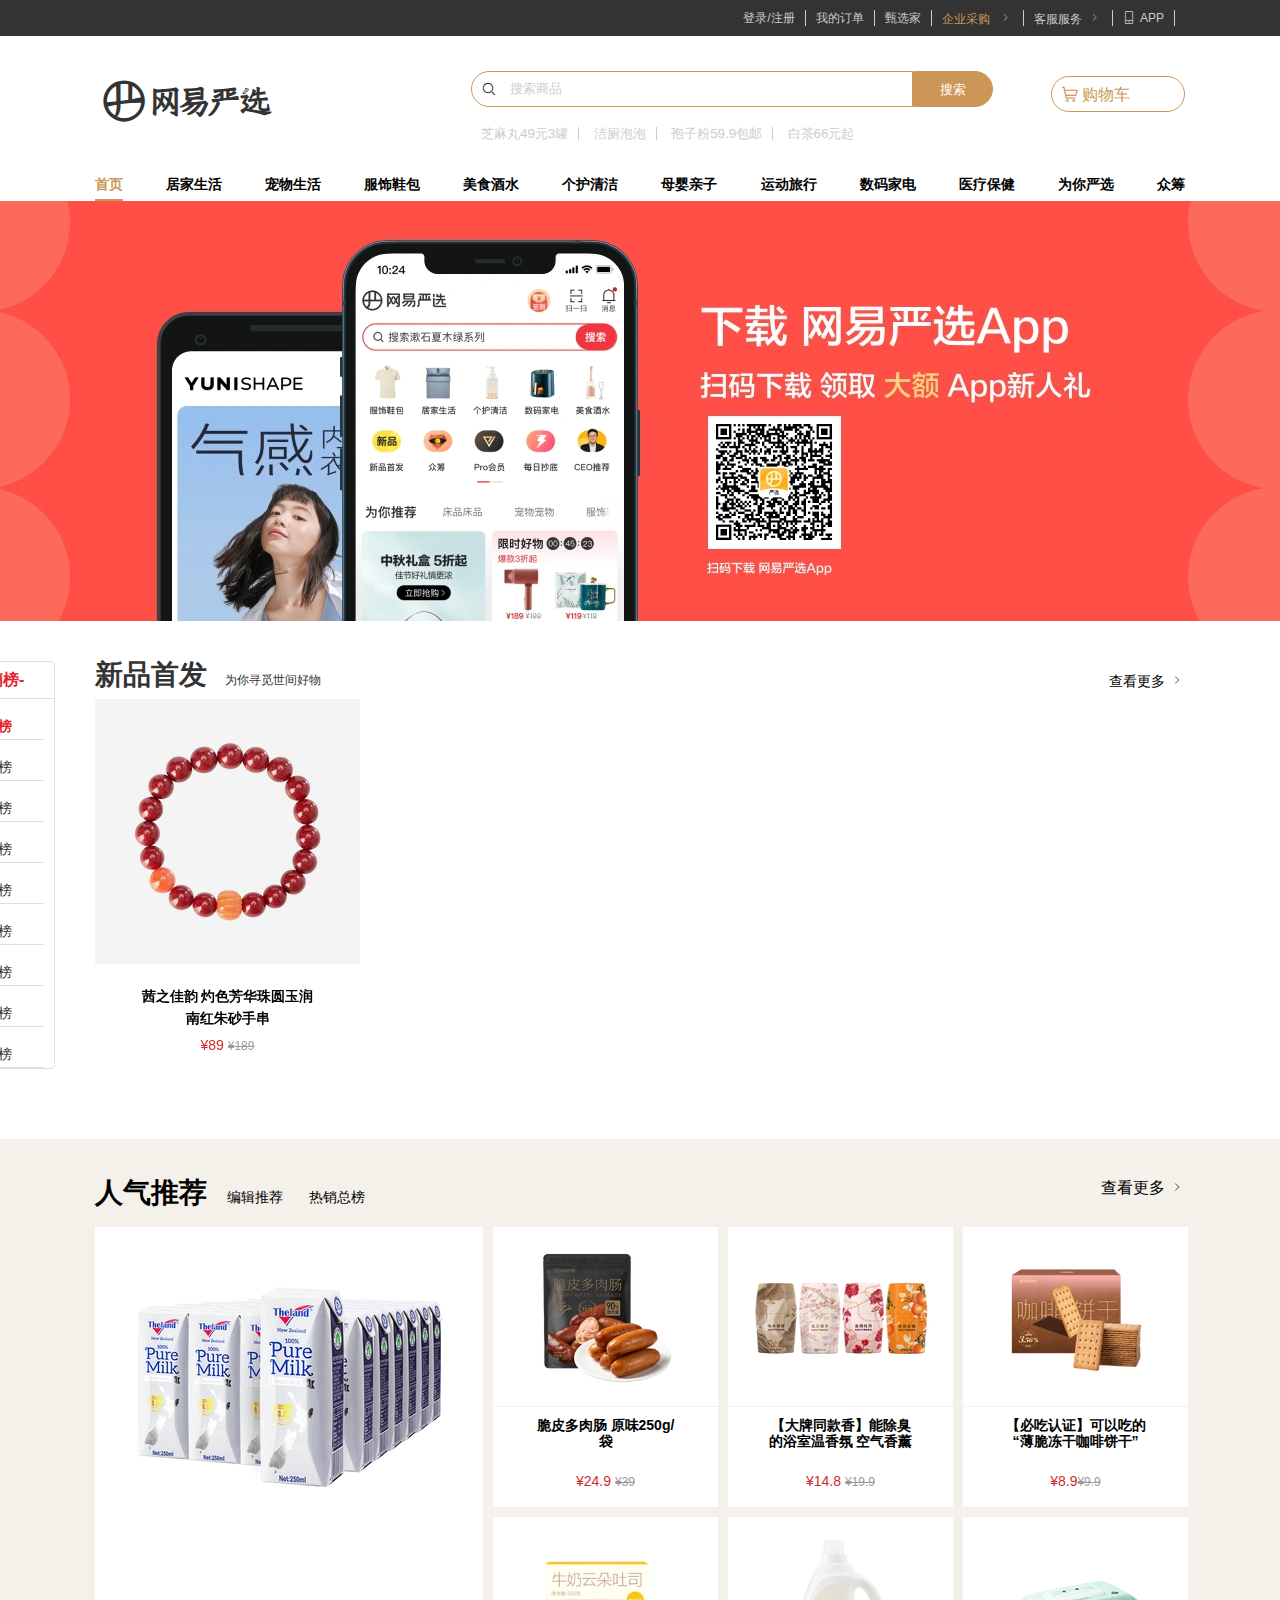
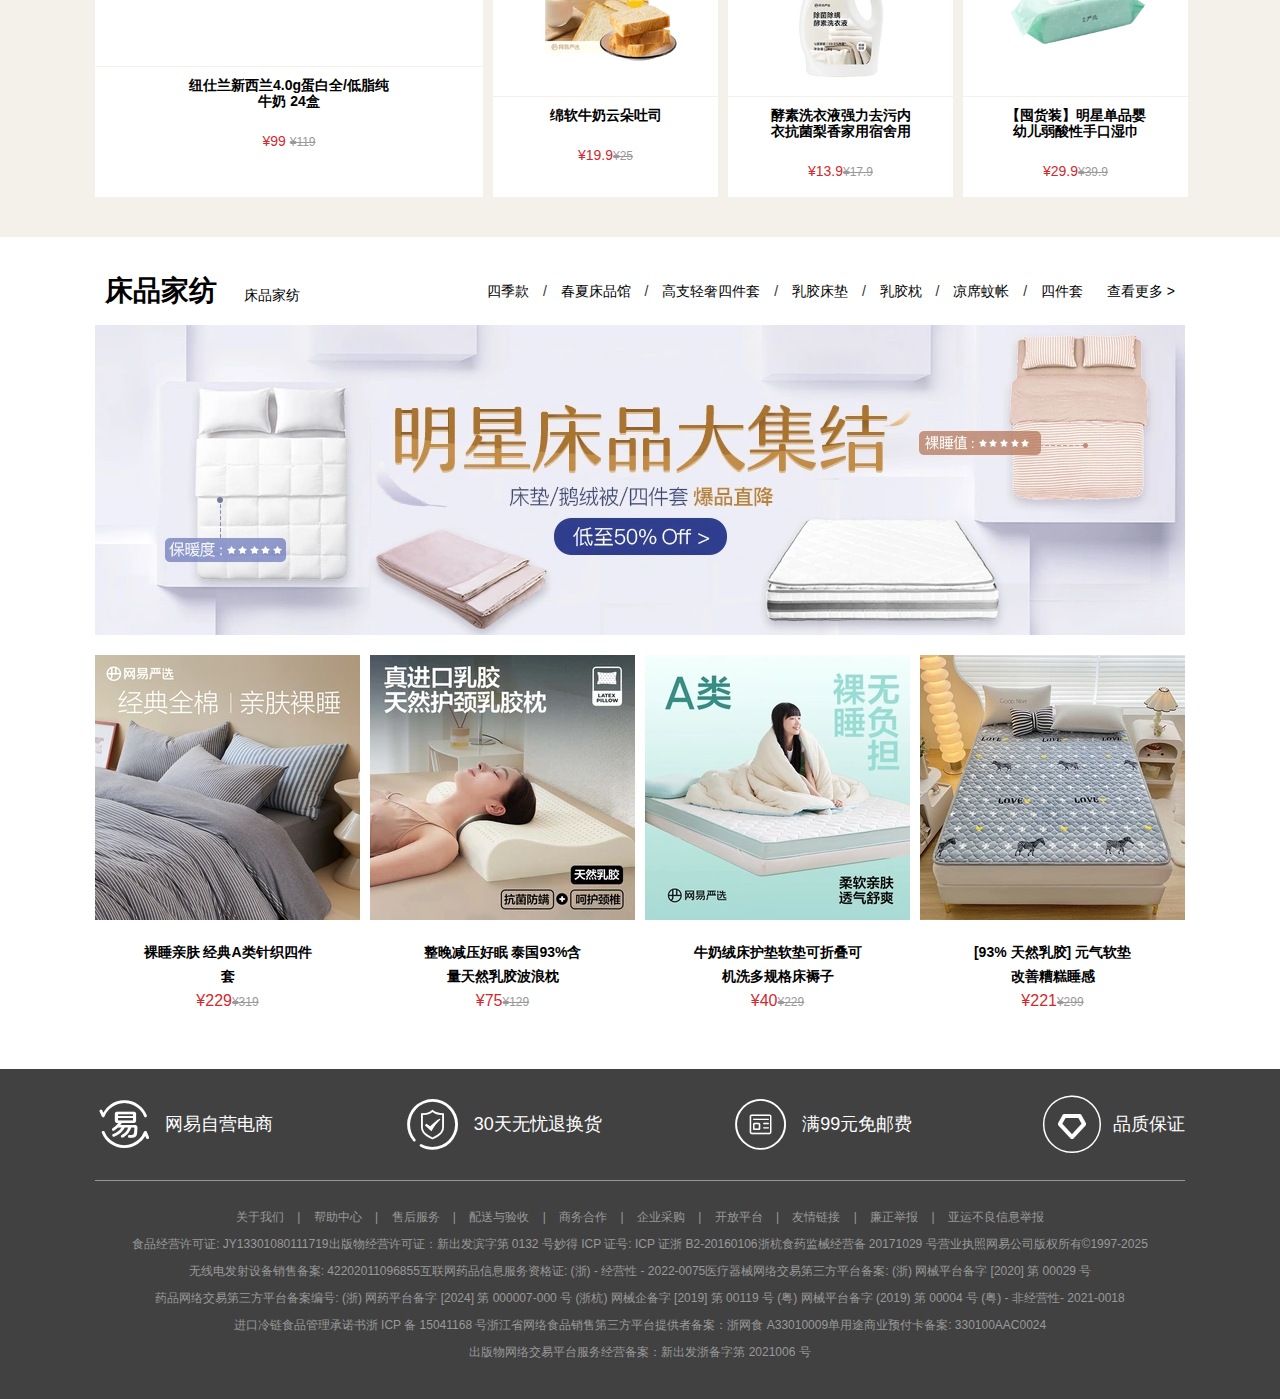
<file: index.html>
<!DOCTYPE html>
<html lang="en">

<head>
  <meta charset="UTF-8">
  <meta name="viewport" content="width=device-width, initial-scale=1.0">
  <title>网易严选</title>

  <link rel="stylesheet" href="../css/head-foot.css">
  <link rel="stylesheet" href="../css/网易严选.css">
  <link rel="stylesheet" href="../iconfont/iconfont0/iconfont0.css">
  <link rel="stylesheet" href="../iconfont/iconfont1/iconfont1.css">
  <link rel="stylesheet" href="../iconfont/iconfont2/iconfont2.css">
  <link rel="stylesheet" href="../iconfont/iconfont3/iconfont3.css">
  <link rel="stylesheet" href="../css/base.css">
</head>

<body>

  <!-- 头部 -->
  <header>
    <div class="header__top-bar w">
      <ul>
        <li>
          <a href="register.html" target="_blank">登录/注册</a>
        </li>
        <li class="header__top-bar__item"></li>
        <li>
          <a href="">我的订单</a>
        </li>
        <li class="header__top-bar__item"></li>
        <li>
          <a href="">甄选家</a>
        </li>
        <li class="header__top-bar__item"></li>
        <li class="dropdown-toggle">
          <a href="" class="right-icon"><span class="company-purchase">企业采购</span>
            <i class="iconfont icon-shouyezhuyetubiao041 right"></i></a>
          <!-- 下拉菜单：默认隐藏，hover时显示 -->
          <div class="dropdown-menu">
            <a href="#" class="dropdown-item">严选企业业务</a>
            <a href="#" class="dropdown-item">企业购</a>
            <a href="#" class="dropdown-item">联系我们</a>
          </div>
        </li>
        <li class="header__top-bar__item"></li>
        <li>
          <a href="" class="right-icon">客服服务<i class="iconfont icon-shouyezhuyetubiao041 right"></i></a>
        </li>
        <li class="header__top-bar__item"></li>
        <li>
          <a href=""><i class="iconfont icon-shouji"></i>APP</a>
        </li>
        <li class="header__top-bar__item"></li>
      </ul>
    </div>
  </header>
  <div class="logo-form m-top w">
    <div class="header__logo">
      <h1>网易严选
        <i class="iconfont icon-wangyiyanxuan logo"></i>
      </h1>
    </div>
    <div class="header__search-form">
      <div class="header__search-form__container">
        <i class="iconfont icon-sousuo"></i>
        <input type="text" placeholder="搜索商品" class="header__search-form__input">
        <button class="header__search-form__btn">搜索</button>
      </div>
      <span>
        <small class="header__search-form__small m-top"><a href="">芝麻丸49元3罐</a></small>
        <small class="header__search-form__small m-top"><a href="">洁厕泡泡</a></small>
        <small class="header__search-form__small m-top"><a href="">孢子粉59.9包邮</a></small>
        <small><a href="">白茶66元起</a></small>
      </span>
    </div>
    <div class="header__cart">
      <i class="iconfont icon-gouwuche"></i>
      <span class="header__cart__text">购物车</span>
    </div>
  </div>

  <!-- 导航栏 -->
  <nav>
    <ul class="nav__list m-top w">
      <li class="active"><a href="">首页</a></li>
      <li class="nav-item has-dropdown"><a href="">居家生活</a>
        <!-- 下拉菜单容器 -->
        <div class="dropdown-menu2">
          <!-- 下拉菜单分栏（对应右图的3个分类栏） -->
          <div class="dropdown-column">
            <h4>床品家纺</h4>
            <ul class="column-list">
              <li><i class="icon"></i>四件套</li>
              <li><i class="icon"></i>高支轻奢四件套</li>
              <li><i class="icon"></i>四季款</li>
              <li><i class="icon"></i>乳胶枕</li>
              <li><i class="icon"></i>枕头</li>
              <li><i class="icon"></i>盖毯</li>
              <li><i class="icon"></i>床笠枕套</li>
              <li><i class="icon"></i>被子</li>
              <li><i class="icon"></i>毯子</li>
            </ul>
          </div>
          <div class="dropdown-column">
            <h4>床垫床褥</h4>
            <ul class="column-list">
              <li><i class="icon"></i>秋冬款</li>
              <li><i class="icon"></i>床垫</li>
              <li><i class="icon"></i>床褥</li>
              <li><i class="icon"></i>乳胶床垫</li>
            </ul>
          </div>
          <div class="dropdown-column">
            <h4>春夏床品馆</h4>
            <ul class="column-list">
              <li><i class="icon"></i>春夏床品馆</li>
              <li><i class="icon"></i>儿童床品</li>
            </ul>
          </div>
        </div>
      </li>
      <li><a href="">宠物生活</a></li>
      <li><a href="">服饰鞋包</a></li>
      <li><a href="">美食酒水</a></li>
      <li><a href="">个护清洁</a></li>
      <li><a href="">母婴亲子</a></li>
      <li><a href="">运动旅行</a></li>
      <li><a href="">数码家电</a></li>
      <li><a href="">医疗保健</a></li>
      <li><a href="">为你严选</a></li>
      <li><a href="">众筹</a></li>
    </ul>
  </nav>
  <!-- 主体内容 -->
  <main>
    <div class="top-big">
      <img src="../images/top-big.webp" alt="">
    </div>
    <!-- 新品首发 -->
    <section>
      <div class="new-production w">
        <div class="new-product__title">
          <h2>新品首发 <small class="explain">为你寻觅世间好物</small></h2>
          <p><a href="">查看更多 <i class="iconfont iconfont icon-shouyezhuyetubiao041"></i></a></p>
        </div>
        <div class="new-product__list-container">
          <div class="new-product__list">
            <div class="new-product__item">
              <a href="a"><img src="../images/朱.webp" alt=""></a>
            </div>

            <p class="detail">
              <a href="">茜之佳韵 灼色芳华珠圆玉润</a><br>
              <i><a href="">南红朱砂手串</a></i>
            </p>
            <span>¥89 <small class="price">¥189</small></span>
          </div>

          <div class="new-product__list-back">
            <div class="new-product__item">
              <a href="a"><img src="../images/朱砂.webp" alt=""></a>
            </div>

            <p class="detail">
              <a href="">茜之佳韵 灼色芳华珠圆玉润</a><br>
              <i><a href="">南红朱砂手串</a></i>
            </p>
            <span>¥89 <small class="price">¥189</small></span>
          </div>
        </div>

        <!-- 左侧粘性模块：热销榜（父容器+粘性元素） -->
        <div class="sticky-parent left-parent">
          <div class="sticky-item left-item">
            <div class="hot-title">-热销榜-</div>
            <ul class="hot-items">
              <li class="hot-item"><i class="iconfont icon-zhuzhuangtu"></i> <a href="">全站<br>热销榜</a></li>
              <li><i class="iconfont icon-xiyiji"></i><a href=""> 居家<br>生活榜</a></li>
              <li><i class="iconfont icon-yifu"></i><a href=""> 服饰<br>鞋包榜</a></li>
              <li><i class="iconfont icon-jiushuiyinliao"></i><a href=""> 美食<br>酒水榜</a></li>
              <li><i class="iconfont icon-weibiaoti2fuzhi03"></i><a href=""> 数码<br>家电榜</a></li>
              <li><i class="iconfont icon-maojin"></i><a href=""> 个人<br>清洁榜</a></li>
              <li><i class="iconfont icon-yundong-"></i><a href=""> 运动<br>旅行榜</a></li>
              <li><i class="iconfont icon-muying"></i><a href=""> 母婴<br>亲子榜</a></li>
              <li><i class="iconfont icon-shengdan-"></i><a href=""> 全球<br>特色榜</a></li>

            </ul>
          </div>
        </div>

        <!-- 右侧粘性模块：功能栏（父容器+粘性元素） -->
        <div class="sticky-parent right-parent">
          <div class="sticky-item right-item">
            <div class="qrcode">
              <img src="../images/二维码.png" alt="扫码领红包">
              <p>扫码领<br>APP大额<br>新人红包</p>
            </div>
            <div class="read">
              <i class="iconfont icon-WIFI read-icon"></i>
              <span><a href="">订阅电子刊</a></span>
            </div>
            <div class="service">
              <i class="iconfont icon-kefu service-icon"></i>
              <span><a href="">客服服务</a></span>
            </div>
            <div class="backtop">
              <i class="iconfont icon-xiangshangjiantou backtop-icon"></i>
              <span><a href="#">回顶部</a></span>
            </div>
          </div>
        </div>
    </section>
    <!-- 人气推荐 -->
    <section class="recommend">
      <div class="w">
        <div class="recommend__title">
          <h2><a href="" class="active">人气推荐</a><small class="rec"><a href="">编辑推荐</a></small><small>
              <a href="">热销总榜</a></small>
          </h2>
          <p><a href="">查看更多 <i class="iconfont iconfont icon-shouyezhuyetubiao041"></i></a></p>
        </div>
        <div class="recommend__list m-top">
          <div class="recommend__item">
            <div class="recommend__img1">
              <a href="../html/牛奶.html"><img src="../images/牛奶.webp" alt=""></a>
            </div>
            <p class="detail">
              <a href="../html/牛奶.html">纽仕兰新西兰4.0g蛋白全/低脂纯牛奶 24盒</a>
            </p>
            <span>¥99 <small class="price">¥119</small></span>
          </div>
          <div class="recommend__item">
            <div class="recommend__img">
              <a href="a"><img src="../images/香肠.webp" alt=""></a>
            </div>
            <p class="detail">
              <a href="">脆皮多肉肠 原味250g/袋</a>
            </p>
            <span>¥24.9 <small class="price">¥39</small></span>
          </div>
          <div class="recommend__item">
            <div class="recommend__img">
              <a href="a"><img src="../images/香薰.webp" alt=""></a>
            </div>
            <p class="detail">
              <a href="">【大牌同款香】能除臭的浴室温香氛 空气香薰</a>
            </p>
            <span>¥14.8 <small class="price">¥19.9</small></span>
          </div>
          <div class="recommend__item">
            <div class="recommend__img">
              <a href="a"><img src="../images/饼干.webp" alt=""></a>
            </div>
            <p class="detail">
              <a href="">【必吃认证】可以吃的“薄脆冻干咖啡饼干”</a>
            </p>
            <span>¥8.9<small class="price">¥9.9</small></span>
          </div>
          <div class="recommend__item">
            <div class="recommend__img">
              <a href="a"><img src="../images/吐司.webp" alt=""></a>
            </div>
            <p class="detail">
              <a href="">绵软牛奶云朵吐司</a>
            </p>
            <span>¥19.9<small class="price">¥25</small></span>
          </div>
          <div class="recommend__item">
            <div class="recommend__img">
              <a href="a"><img src="../images/洗衣液.webp" alt=""></a>
            </div>
            <p class="detail">
              <a href="">酵素洗衣液强力去污内衣抗菌梨香家用宿舍用</a>
            </p>
            <span>¥13.9<small class="price">¥17.9</small></span>
          </div>
          <div class="recommend__item">
            <div class="recommend__img">
              <a href="a"><img src="../images/湿巾.webp" alt=""></a>
            </div>
            <p class="detail">
              <a href="">【囤货装】明星单品婴幼儿弱酸性手口湿巾</a>
            </p>
            <span>¥29.9<small class="price">¥39.9</small></span>
          </div>
        </div>
      </div>
      </div>
    </section>
    <!-- 床品家纺 -->
    <section>
      <div class="bed-top m-top w">
        <div class="bed">
          <h2><a href="">床品家纺</a>
            <small><a href="">床品家纺</a></small>
          </h2>
          <span> <a href="">四季款 </a>/ <a href="">春夏床品馆</a> / <a href="">高支轻奢四件套</a> / <a href="">乳胶床垫</a> / <a
              href="">乳胶枕</a> / <a href="">凉席蚊帐</a> / <a href="">四件套</a>
            <i><a href="">查看更多 ></a></i>
          </span>
        </div>
        <div class="bed-bigimg">
          <img src="../images/明星床品大合集.webp" alt="">
        </div>
        <div class="bed-list m-top">
          <ul>
            <li>
              <a href="">
                <img src="../images/针织四件.webp" alt="">
                <p>裸睡亲肤 经典A类针织四件套</p>
                <span>¥229<small>¥319</small></span>
              </a>
            </li>
            <li>
              <a href="">
                <img src="../images/乳胶枕.webp" alt="">
                <p>整晚减压好眠 泰国93%含量天然乳胶波浪枕</p>
                <span>¥75<small>¥129</small></span>
              </a>
            </li>
            <li>
              <a href="">
                <img src="../images/乳胶垫.webp" alt="">
                <p>牛奶绒床护垫软垫可折叠可机洗多规格床褥子</p>
                <span>¥40<small>¥229</small></span>
              </a>
            </li>
            <li>
              <a href="">
                <img src="../images/床垫.webp" alt="">
                <p>[93% 天然乳胶] 元气软垫 改善糟糕睡感</p>
                <span>¥221<small>¥299</small></span>
              </a>
            </li>

          </ul>
        </div>
      </div>
    </section>
  </main>

  <!-- 尾部 -->
  <footer>
    <div class="footer__container w">
      <div class="footer__top">
        <ul>
          <li><a href=""><i class="iconfont icon-airudiantubiaohuizhi-zhuanqu_yiwutong"></i>网易自营电商</a></li>
          <li><a href=""><i class="iconfont icon-anquanbaozhang"></i>30天无忧退换货</a></li>
          <li><a href=""><i class="iconfont icon-huoyunzixun"></i>满99元免邮费</a></li>
          <li><a href=""><i class="iconfont icon-pinzhibaozhang"></i>品质保证</a></li>
        </ul>
      </div>
      <hr>
      <div class="footer__bottom">
        <p><a href="">关于我们</a> | <a href="">帮助中心</a> | <a href="">售后服务</a> | <a href="">配送与验收</a> | <a href="">商务合作</a>
          | <a href="">企业采购</a> | <a href="">开放平台</a> | <a href="">友情链接</a> | <a href="">廉正举报</a> | <a
            href="">亚运不良信息举报</a></p>
        <p> 食品经营许可证: JY13301080111719出版物经营许可证：新出发滨字第 0132 号妙得 ICP 证号: ICP 证浙 B2-20160106浙杭食药监械经营备 20171029
          号营业执照网易公司版权所有©1997-2025</p>
        <p>无线电发射设备销售备案: 42202011096855互联网药品信息服务资格证: (浙) - 经营性 - 2022-0075医疗器械网络交易第三方平台备案: (浙) 网械平台备字 [2020] 第 00029 号
        </p>
        <p>药品网络交易第三方平台备案编号: (浙) 网药平台备字 [2024] 第 000007-000 号 (浙杭) 网械企备字 [2019] 第 00119 号 (粤) 网械平台备字 (2019) 第 00004 号 (粤)
          - 非经营性- 2021-0018</p>
        <p>进口冷链食品管理承诺书浙 ICP 备 15041168 号浙江省网络食品销售第三方平台提供者备案：浙网食 A33010009单用途商业预付卡备案: 330100AAC0024</p>
        <p>出版物网络交易平台服务经营备案：新出发浙备字第 2021006 号</p>
      </div>
    </div>








  </footer>
</body>


</html>
</file>
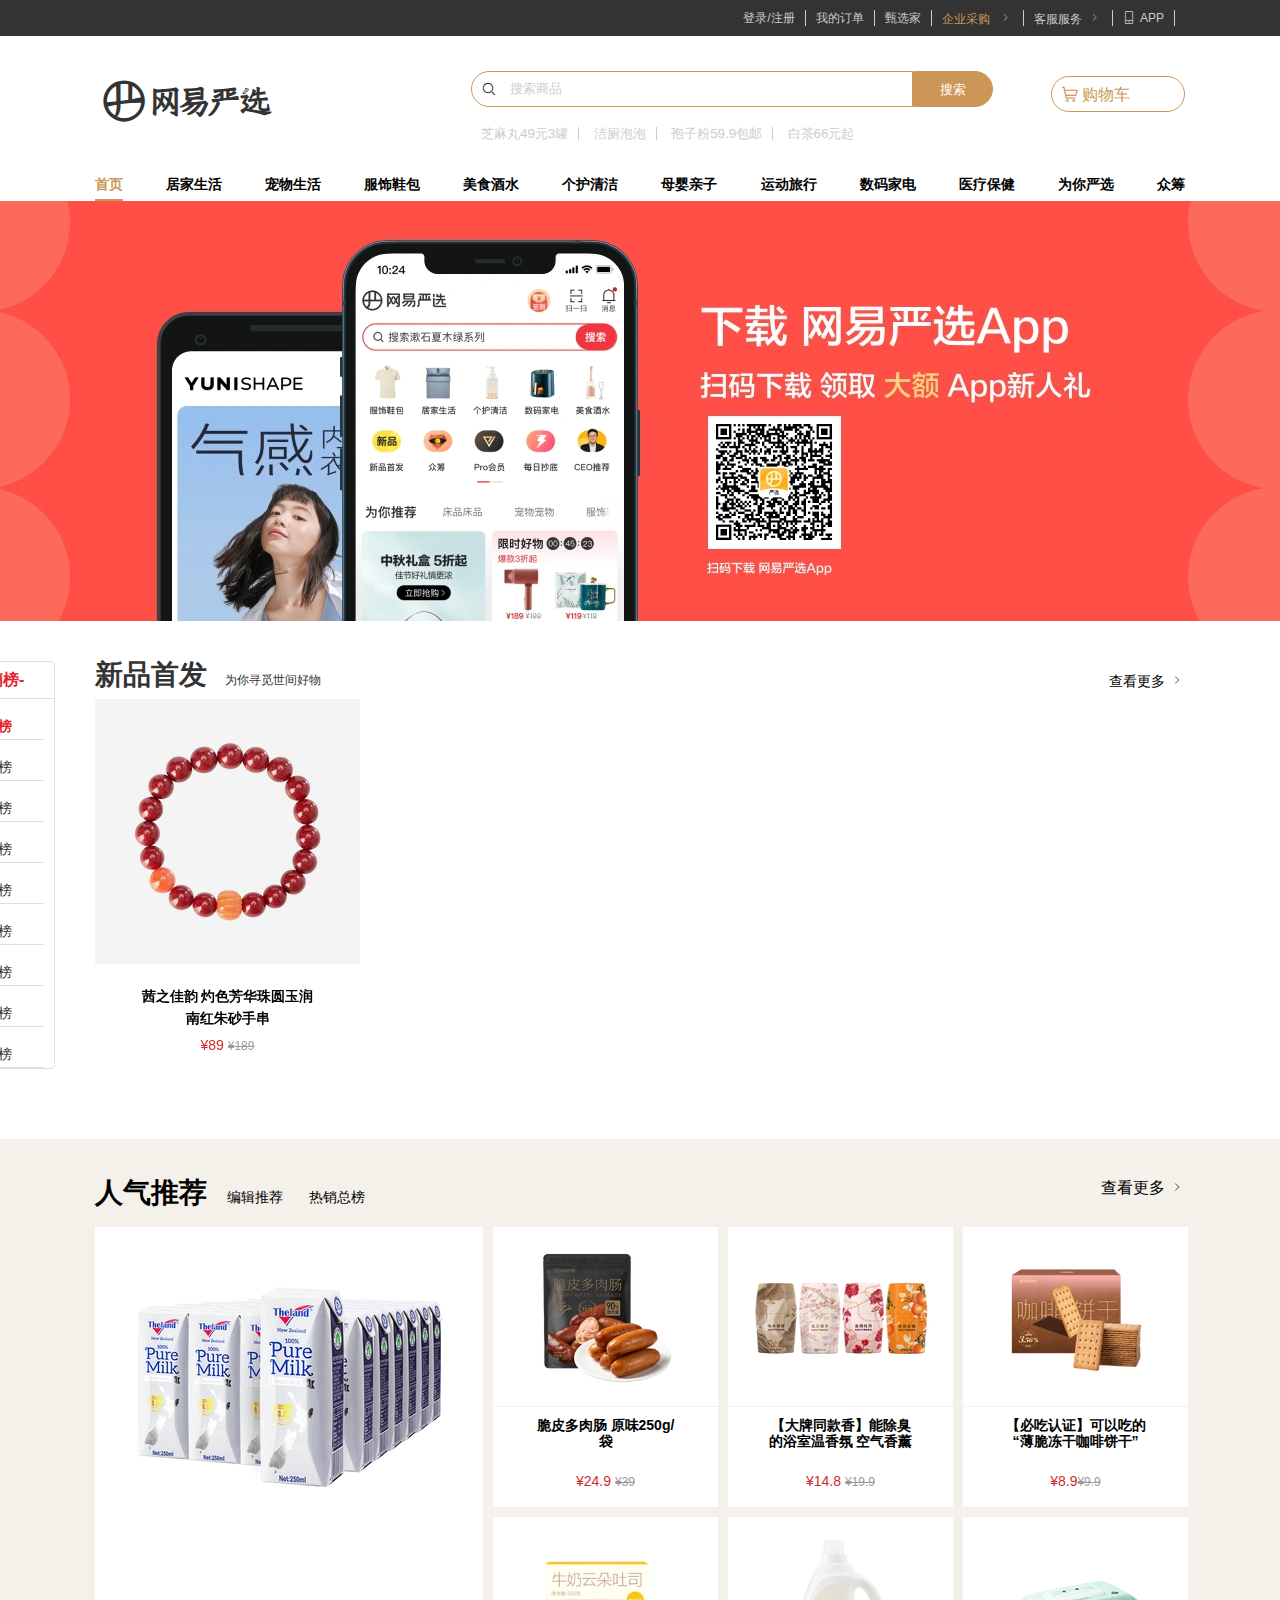
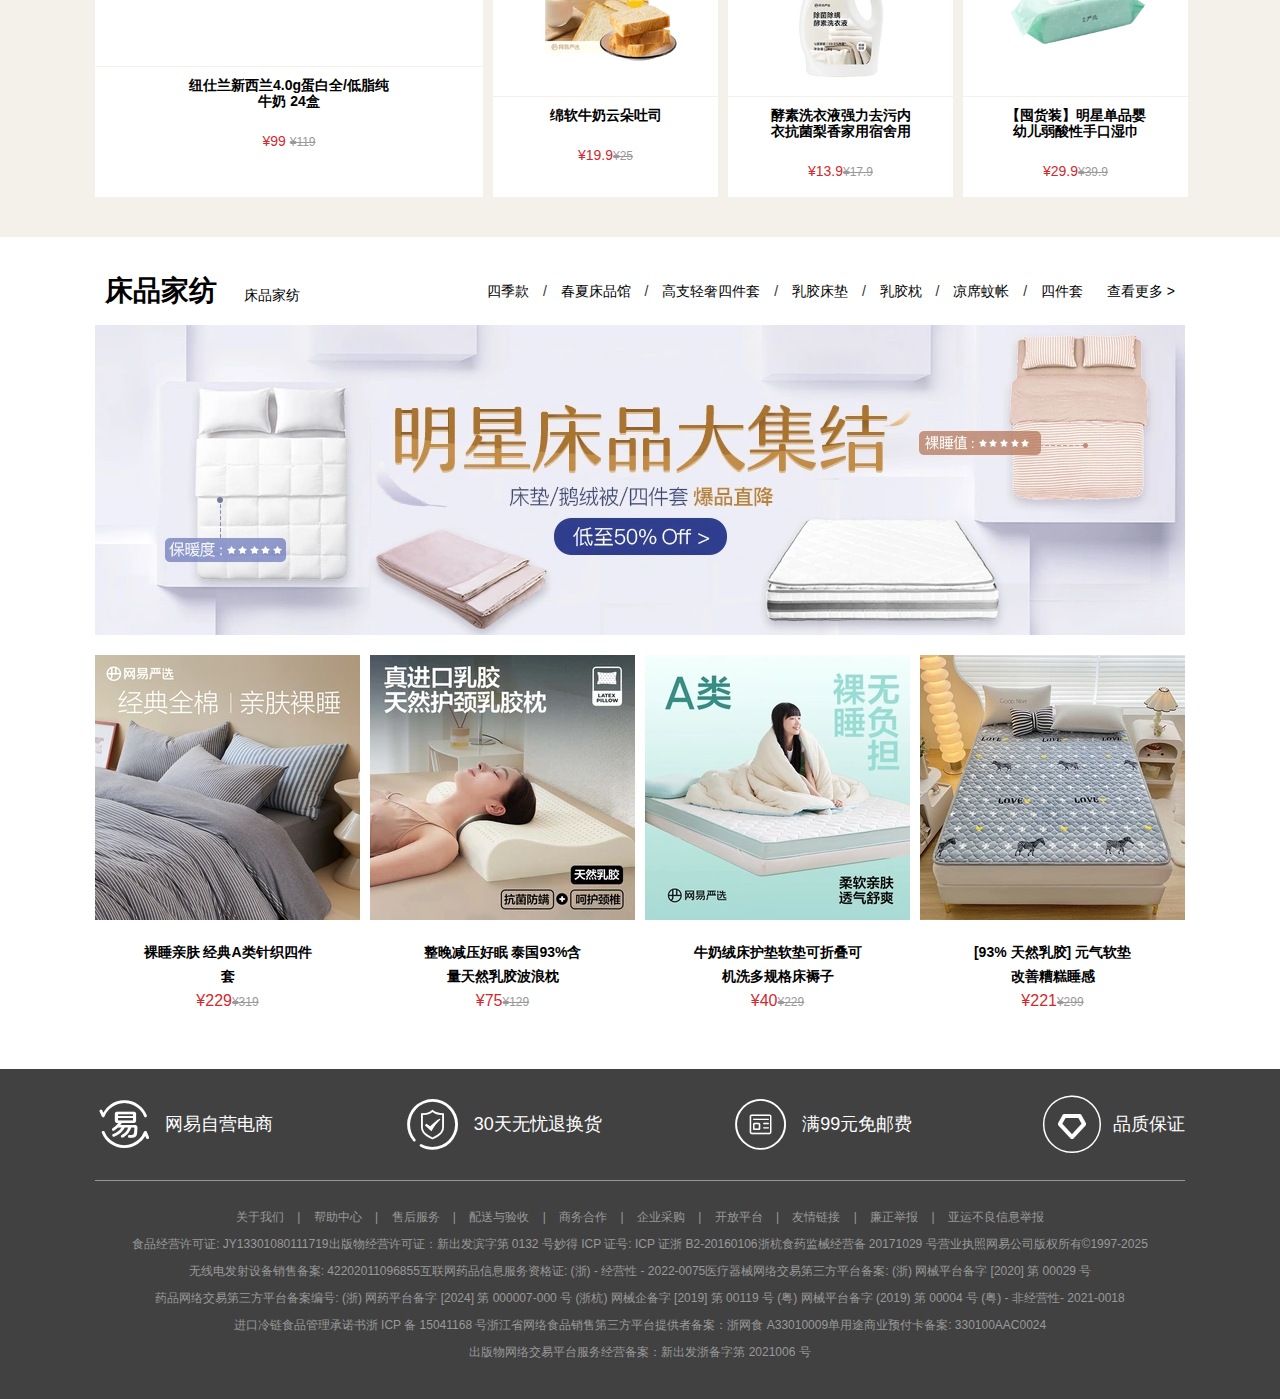
<file: html/index.html>
<!DOCTYPE html>
<html lang="en">

<head>
  <meta charset="UTF-8">
  <meta name="viewport" content="width=device-width, initial-scale=1.0">
  <title>网易严选</title>

  <link rel="stylesheet" href="../css/head-foot.css">
  <link rel="stylesheet" href="../css/网易严选.css">
  <link rel="stylesheet" href="../iconfont/iconfont0/iconfont0.css">
  <link rel="stylesheet" href="../iconfont/iconfont1/iconfont1.css">
  <link rel="stylesheet" href="../iconfont/iconfont2/iconfont2.css">
  <link rel="stylesheet" href="../iconfont/iconfont3/iconfont3.css">
  <link rel="stylesheet" href="../css/base.css">
</head>

<body>

  <!-- 头部 -->
  <header>
    <div class="header__top-bar w">
      <ul>
        <li>
          <a href="register.html" target="_blank">登录/注册</a>
        </li>
        <li class="header__top-bar__item"></li>
        <li>
          <a href="">我的订单</a>
        </li>
        <li class="header__top-bar__item"></li>
        <li>
          <a href="">甄选家</a>
        </li>
        <li class="header__top-bar__item"></li>
        <li class="dropdown-toggle">
          <a href="" class="right-icon"><span class="company-purchase">企业采购</span>
            <i class="iconfont icon-shouyezhuyetubiao041 right"></i></a>
          <!-- 下拉菜单：默认隐藏，hover时显示 -->
          <div class="dropdown-menu">
            <a href="#" class="dropdown-item">严选企业业务</a>
            <a href="#" class="dropdown-item">企业购</a>
            <a href="#" class="dropdown-item">联系我们</a>
          </div>
        </li>
        <li class="header__top-bar__item"></li>
        <li>
          <a href="" class="right-icon">客服服务<i class="iconfont icon-shouyezhuyetubiao041 right"></i></a>
        </li>
        <li class="header__top-bar__item"></li>
        <li>
          <a href=""><i class="iconfont icon-shouji"></i>APP</a>
        </li>
        <li class="header__top-bar__item"></li>
      </ul>
    </div>
  </header>
  <div class="logo-form m-top w">
    <div class="header__logo">
      <h1>网易严选
        <i class="iconfont icon-wangyiyanxuan logo"></i>
      </h1>
    </div>
    <div class="header__search-form">
      <div class="header__search-form__container">
        <i class="iconfont icon-sousuo"></i>
        <input type="text" placeholder="搜索商品" class="header__search-form__input">
        <button class="header__search-form__btn">搜索</button>
      </div>
      <span>
        <small class="header__search-form__small m-top"><a href="">芝麻丸49元3罐</a></small>
        <small class="header__search-form__small m-top"><a href="">洁厕泡泡</a></small>
        <small class="header__search-form__small m-top"><a href="">孢子粉59.9包邮</a></small>
        <small><a href="">白茶66元起</a></small>
      </span>
    </div>
    <div class="header__cart">
      <i class="iconfont icon-gouwuche"></i>
      <span class="header__cart__text">购物车</span>
    </div>
  </div>

  <!-- 导航栏 -->
  <nav>
    <ul class="nav__list m-top w">
      <li class="active"><a href="">首页</a></li>
      <li class="nav-item has-dropdown"><a href="">居家生活</a>
        <!-- 下拉菜单容器 -->
        <div class="dropdown-menu2">
          <!-- 下拉菜单分栏（对应右图的3个分类栏） -->
          <div class="dropdown-column">
            <h4>床品家纺</h4>
            <ul class="column-list">
              <li><i class="icon"></i>四件套</li>
              <li><i class="icon"></i>高支轻奢四件套</li>
              <li><i class="icon"></i>四季款</li>
              <li><i class="icon"></i>乳胶枕</li>
              <li><i class="icon"></i>枕头</li>
              <li><i class="icon"></i>盖毯</li>
              <li><i class="icon"></i>床笠枕套</li>
              <li><i class="icon"></i>被子</li>
              <li><i class="icon"></i>毯子</li>
            </ul>
          </div>
          <div class="dropdown-column">
            <h4>床垫床褥</h4>
            <ul class="column-list">
              <li><i class="icon"></i>秋冬款</li>
              <li><i class="icon"></i>床垫</li>
              <li><i class="icon"></i>床褥</li>
              <li><i class="icon"></i>乳胶床垫</li>
            </ul>
          </div>
          <div class="dropdown-column">
            <h4>春夏床品馆</h4>
            <ul class="column-list">
              <li><i class="icon"></i>春夏床品馆</li>
              <li><i class="icon"></i>儿童床品</li>
            </ul>
          </div>
        </div>
      </li>
      <li><a href="">宠物生活</a></li>
      <li><a href="">服饰鞋包</a></li>
      <li><a href="">美食酒水</a></li>
      <li><a href="">个护清洁</a></li>
      <li><a href="">母婴亲子</a></li>
      <li><a href="">运动旅行</a></li>
      <li><a href="">数码家电</a></li>
      <li><a href="">医疗保健</a></li>
      <li><a href="">为你严选</a></li>
      <li><a href="">众筹</a></li>
    </ul>
  </nav>
  <!-- 主体内容 -->
  <main>
    <div class="top-big">
      <img src="../images/top-big.webp" alt="">
    </div>
    <!-- 新品首发 -->
    <section>
      <div class="new-production w">
        <div class="new-product__title">
          <h2>新品首发 <small class="explain">为你寻觅世间好物</small></h2>
          <p><a href="">查看更多 <i class="iconfont iconfont icon-shouyezhuyetubiao041"></i></a></p>
        </div>
        <div class="new-product__list-container">
          <div class="new-product__list">
            <div class="new-product__item">
              <a href="a"><img src="../images/朱.webp" alt=""></a>
            </div>

            <p class="detail">
              <a href="">茜之佳韵 灼色芳华珠圆玉润</a><br>
              <i><a href="">南红朱砂手串</a></i>
            </p>
            <span>¥89 <small class="price">¥189</small></span>
          </div>

          <div class="new-product__list-back">
            <div class="new-product__item">
              <a href="a"><img src="../images/朱砂.webp" alt=""></a>
            </div>

            <p class="detail">
              <a href="">茜之佳韵 灼色芳华珠圆玉润</a><br>
              <i><a href="">南红朱砂手串</a></i>
            </p>
            <span>¥89 <small class="price">¥189</small></span>
          </div>
        </div>

        <!-- 左侧粘性模块：热销榜（父容器+粘性元素） -->
        <div class="sticky-parent left-parent">
          <div class="sticky-item left-item">
            <div class="hot-title">-热销榜-</div>
            <ul class="hot-items">
              <li class="hot-item"><i class="iconfont icon-zhuzhuangtu"></i> <a href="">全站<br>热销榜</a></li>
              <li><i class="iconfont icon-xiyiji"></i><a href=""> 居家<br>生活榜</a></li>
              <li><i class="iconfont icon-yifu"></i><a href=""> 服饰<br>鞋包榜</a></li>
              <li><i class="iconfont icon-jiushuiyinliao"></i><a href=""> 美食<br>酒水榜</a></li>
              <li><i class="iconfont icon-weibiaoti2fuzhi03"></i><a href=""> 数码<br>家电榜</a></li>
              <li><i class="iconfont icon-maojin"></i><a href=""> 个人<br>清洁榜</a></li>
              <li><i class="iconfont icon-yundong-"></i><a href=""> 运动<br>旅行榜</a></li>
              <li><i class="iconfont icon-muying"></i><a href=""> 母婴<br>亲子榜</a></li>
              <li><i class="iconfont icon-shengdan-"></i><a href=""> 全球<br>特色榜</a></li>

            </ul>
          </div>
        </div>

        <!-- 右侧粘性模块：功能栏（父容器+粘性元素） -->
        <div class="sticky-parent right-parent">
          <div class="sticky-item right-item">
            <div class="qrcode">
              <img src="../images/二维码.png" alt="扫码领红包">
              <p>扫码领<br>APP大额<br>新人红包</p>
            </div>
            <div class="read">
              <i class="iconfont icon-WIFI read-icon"></i>
              <span><a href="">订阅电子刊</a></span>
            </div>
            <div class="service">
              <i class="iconfont icon-kefu service-icon"></i>
              <span><a href="">客服服务</a></span>
            </div>
            <div class="backtop">
              <i class="iconfont icon-xiangshangjiantou backtop-icon"></i>
              <span><a href="#">回顶部</a></span>
            </div>
          </div>
        </div>
    </section>
    <!-- 人气推荐 -->
    <section class="recommend">
      <div class="w">
        <div class="recommend__title">
          <h2><a href="" class="active">人气推荐</a><small class="rec"><a href="">编辑推荐</a></small><small>
              <a href="">热销总榜</a></small>
          </h2>
          <p><a href="">查看更多 <i class="iconfont iconfont icon-shouyezhuyetubiao041"></i></a></p>
        </div>
        <div class="recommend__list m-top">
          <div class="recommend__item">
            <div class="recommend__img1">
              <a href="../html/牛奶.html"><img src="../images/牛奶.webp" alt=""></a>
            </div>
            <p class="detail">
              <a href="">纽仕兰新西兰4.0g蛋白全/低脂纯牛奶 24盒</a>
            </p>
            <span>¥99 <small class="price">¥119</small></span>
          </div>
          <div class="recommend__item">
            <div class="recommend__img">
              <a href="a"><img src="../images/香肠.webp" alt=""></a>
            </div>
            <p class="detail">
              <a href="">脆皮多肉肠 原味250g/袋</a>
            </p>
            <span>¥24.9 <small class="price">¥39</small></span>
          </div>
          <div class="recommend__item">
            <div class="recommend__img">
              <a href="a"><img src="../images/香薰.webp" alt=""></a>
            </div>
            <p class="detail">
              <a href="">【大牌同款香】能除臭的浴室温香氛 空气香薰</a>
            </p>
            <span>¥14.8 <small class="price">¥19.9</small></span>
          </div>
          <div class="recommend__item">
            <div class="recommend__img">
              <a href="a"><img src="../images/饼干.webp" alt=""></a>
            </div>
            <p class="detail">
              <a href="">【必吃认证】可以吃的“薄脆冻干咖啡饼干”</a>
            </p>
            <span>¥8.9<small class="price">¥9.9</small></span>
          </div>
          <div class="recommend__item">
            <div class="recommend__img">
              <a href="a"><img src="../images/吐司.webp" alt=""></a>
            </div>
            <p class="detail">
              <a href="">绵软牛奶云朵吐司</a>
            </p>
            <span>¥19.9<small class="price">¥25</small></span>
          </div>
          <div class="recommend__item">
            <div class="recommend__img">
              <a href="a"><img src="../images/洗衣液.webp" alt=""></a>
            </div>
            <p class="detail">
              <a href="">酵素洗衣液强力去污内衣抗菌梨香家用宿舍用</a>
            </p>
            <span>¥13.9<small class="price">¥17.9</small></span>
          </div>
          <div class="recommend__item">
            <div class="recommend__img">
              <a href="a"><img src="../images/湿巾.webp" alt=""></a>
            </div>
            <p class="detail">
              <a href="">【囤货装】明星单品婴幼儿弱酸性手口湿巾</a>
            </p>
            <span>¥29.9<small class="price">¥39.9</small></span>
          </div>
        </div>
      </div>
      </div>
    </section>
    <!-- 床品家纺 -->
    <section>
      <div class="bed-top m-top w">
        <div class="bed">
          <h2><a href="">床品家纺</a>
            <small><a href="">床品家纺</a></small>
          </h2>
          <span> <a href="">四季款 </a>/ <a href="">春夏床品馆</a> / <a href="">高支轻奢四件套</a> / <a href="">乳胶床垫</a> / <a
              href="">乳胶枕</a> / <a href="">凉席蚊帐</a> / <a href="">四件套</a>
            <i><a href="">查看更多 ></a></i>
          </span>
        </div>
        <div class="bed-bigimg">
          <img src="../images/明星床品大合集.webp" alt="">
        </div>
        <div class="bed-list m-top">
          <ul>
            <li>
              <a href="">
                <img src="../images/针织四件.webp" alt="">
                <p>裸睡亲肤 经典A类针织四件套</p>
                <span>¥229<small>¥319</small></span>
              </a>
            </li>
            <li>
              <a href="">
                <img src="../images/乳胶枕.webp" alt="">
                <p>整晚减压好眠 泰国93%含量天然乳胶波浪枕</p>
                <span>¥75<small>¥129</small></span>
              </a>
            </li>
            <li>
              <a href="">
                <img src="../images/乳胶垫.webp" alt="">
                <p>牛奶绒床护垫软垫可折叠可机洗多规格床褥子</p>
                <span>¥40<small>¥229</small></span>
              </a>
            </li>
            <li>
              <a href="">
                <img src="../images/床垫.webp" alt="">
                <p>[93% 天然乳胶] 元气软垫 改善糟糕睡感</p>
                <span>¥221<small>¥299</small></span>
              </a>
            </li>

          </ul>
        </div>
      </div>
    </section>
  </main>

  <!-- 尾部 -->
  <footer>
    <div class="footer__container w">
      <div class="footer__top">
        <ul>
          <li><a href=""><i class="iconfont icon-airudiantubiaohuizhi-zhuanqu_yiwutong"></i>网易自营电商</a></li>
          <li><a href=""><i class="iconfont icon-anquanbaozhang"></i>30天无忧退换货</a></li>
          <li><a href=""><i class="iconfont icon-huoyunzixun"></i>满99元免邮费</a></li>
          <li><a href=""><i class="iconfont icon-pinzhibaozhang"></i>品质保证</a></li>
        </ul>
      </div>
      <hr>
      <div class="footer__bottom">
        <p><a href="">关于我们</a> | <a href="">帮助中心</a> | <a href="">售后服务</a> | <a href="">配送与验收</a> | <a href="">商务合作</a>
          | <a href="">企业采购</a> | <a href="">开放平台</a> | <a href="">友情链接</a> | <a href="">廉正举报</a> | <a
            href="">亚运不良信息举报</a></p>
        <p> 食品经营许可证: JY13301080111719出版物经营许可证：新出发滨字第 0132 号妙得 ICP 证号: ICP 证浙 B2-20160106浙杭食药监械经营备 20171029
          号营业执照网易公司版权所有©1997-2025</p>
        <p>无线电发射设备销售备案: 42202011096855互联网药品信息服务资格证: (浙) - 经营性 - 2022-0075医疗器械网络交易第三方平台备案: (浙) 网械平台备字 [2020] 第 00029 号
        </p>
        <p>药品网络交易第三方平台备案编号: (浙) 网药平台备字 [2024] 第 000007-000 号 (浙杭) 网械企备字 [2019] 第 00119 号 (粤) 网械平台备字 (2019) 第 00004 号 (粤)
          - 非经营性- 2021-0018</p>
        <p>进口冷链食品管理承诺书浙 ICP 备 15041168 号浙江省网络食品销售第三方平台提供者备案：浙网食 A33010009单用途商业预付卡备案: 330100AAC0024</p>
        <p>出版物网络交易平台服务经营备案：新出发浙备字第 2021006 号</p>
      </div>
    </div>








  </footer>
</body>

</html>
</file>
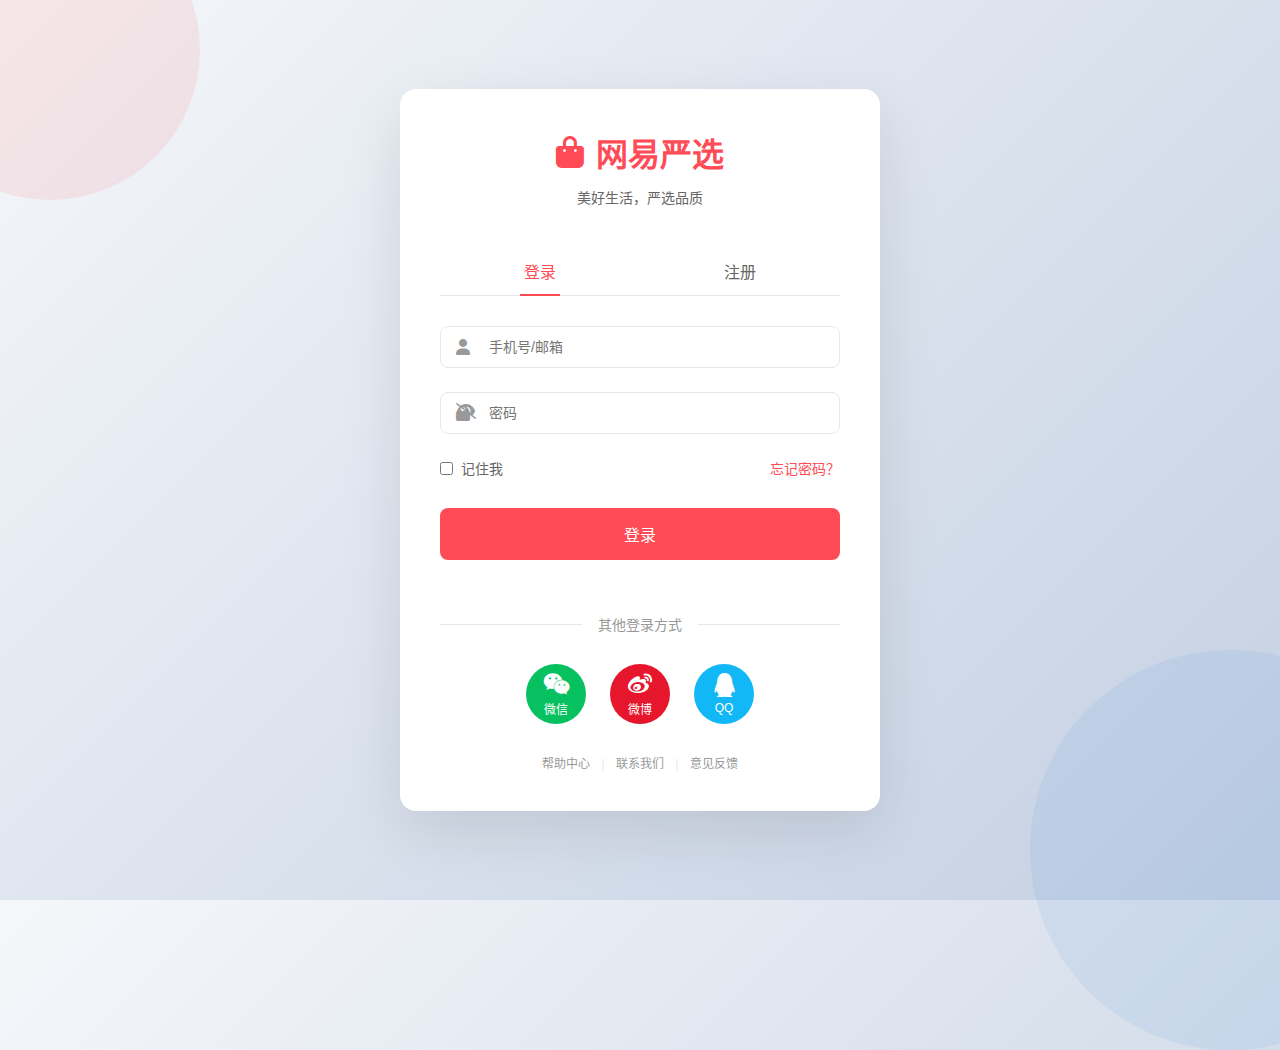
<file: register.html>
<!DOCTYPE html>
<html lang="zh-CN">

<head>
  <meta charset="UTF-8">
  <meta name="viewport" content="width=device-width, initial-scale=1.0">
  <title>登录/注册 - 网易严选</title>
  <link rel="stylesheet" href="../css/register.css">
  <link rel="stylesheet" href="https://cdnjs.cloudflare.com/ajax/libs/font-awesome/6.0.0/css/all.min.css">
</head>

<body>

  <div class="register-container">
    <!-- 头部品牌区域 -->
    <div class="header">
      <div class="logo">
        <i class="fas fa-shopping-bag"></i>
        <span>网易严选</span>
      </div>
      <div class="slogan">美好生活，严选品质</div>
    </div>

    <!-- 登录/注册表单容器 -->
    <div class="form-container">
      <!-- 选项卡 -->
      <div class="tabs">
        <div class="tab active" data-tab="login">登录</div>
        <div class="tab" data-tab="register">注册</div>
      </div>

      <!-- 登录表单 -->
      <form id="login-form" class="form active">
        <div class="form-group">
          <i class="fas fa-user"></i>
          <input type="text" id="login-username" placeholder="手机号/邮箱" required>
        </div>
        <div class="form-group">
          <i class="fas fa-lock"></i>
          <input type="password" id="login-password" placeholder="密码" required>
          <i class="fas fa-eye-slash toggle-password"></i>
        </div>
        <div class="form-options">
          <label class="remember-me">
            <input type="checkbox" id="remember-me">
            <span>记住我</span>
          </label>
          <a href="#" class="forgot-password">忘记密码？</a>
        </div>
        <button type="submit" class="submit-btn">登录</button>
      </form>

      <!-- 注册表单 -->
      <form id="register-form" class="form">
        <div class="form-group">
          <i class="fas fa-mobile-alt"></i>
          <input type="tel" id="register-phone" placeholder="手机号" required>
        </div>
        <div class="form-group verification-group">
          <i class="fas fa-shield-alt"></i>
          <input type="text" id="verification-code" placeholder="验证码" required>
          <button type="button" class="get-code-btn">获取验证码</button>
        </div>
        <div class="form-group">
          <i class="fas fa-lock"></i>
          <input type="password" id="register-password" placeholder="设置密码" required>
          <i class="fas fa-eye-slash toggle-password"></i>
        </div>
        <div class="agreement">
          <input type="checkbox" id="agreement" required>
          <span>我已阅读并同意<a href="#">《用户协议》</a>和<a href="#">《隐私政策》</a></span>
        </div>
        <button type="submit" class="submit-btn">注册</button>
      </form>

      <!-- 分割线 -->
      <div class="divider">
        <span>其他登录方式</span>
      </div>

      <!-- 社交媒体登录 -->
      <div class="social-login">
        <a href="#" class="social-btn wechat">
          <i class="fab fa-weixin"></i>
          <span>微信</span>
        </a>
        <a href="#" class="social-btn weibo">
          <i class="fab fa-weibo"></i>
          <span>微博</span>
        </a>
        <a href="#" class="social-btn qq">
          <i class="fab fa-qq"></i>
          <span>QQ</span>
        </a>
      </div>
    </div>

    <!--底部链接 -->
    <div class="footer">
      <a href="#">帮助中心</a>
      <span>|</span>
      <a href="#">联系我们</a>
      <span>|</span>
      <a href="#">意见反馈</a>
    </div>
  </div>

  <!--背景装饰 -->
  <div class="background-decoration">
    <div class="shape shape-1"></div>
    <div class="shape shape-2"></div>
    <div class="shape shape-3"></div>
  </div>

  <script src="../JavaScript/js/register.js"></script>
</body>

</html>
</file>
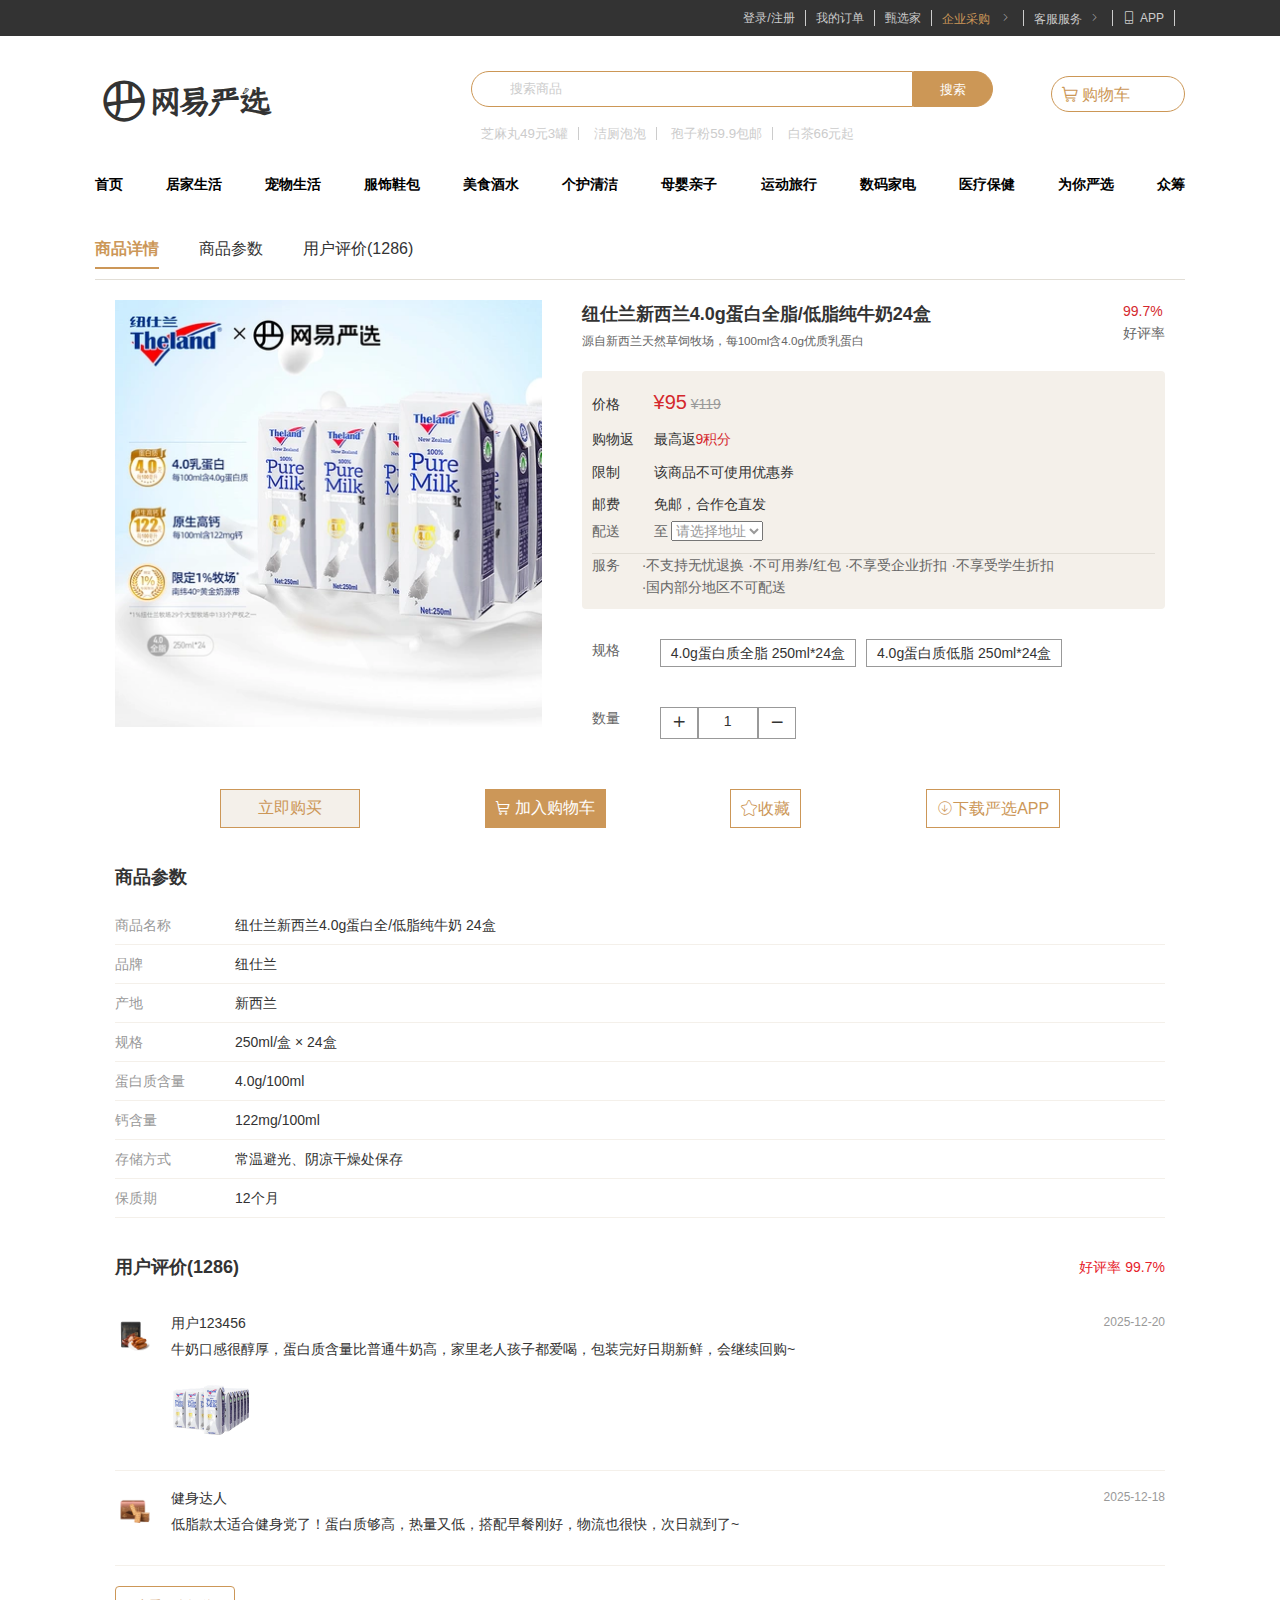
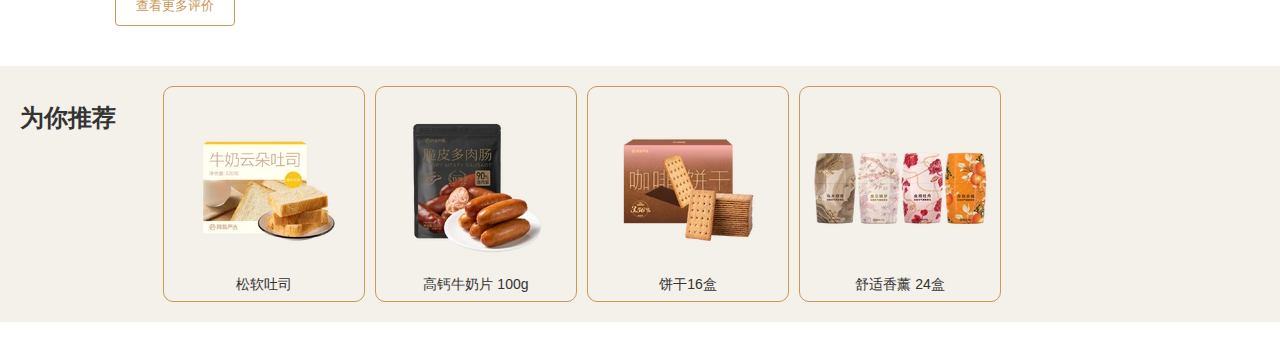
<file: 牛奶.html>
<!DOCTYPE html>
<html lang="en">

<head>
  <meta charset="UTF-8">
  <meta name="viewport" content="width=device-width, initial-scale=1.0">
  <title>详细介绍-牛奶</title>
</head>
<link rel="stylesheet" href="../css/head-foot.css">
<link rel="stylesheet" href="../css/base.css">
<link rel="stylesheet" href="../css/牛奶.css">
<link rel="stylesheet" href="../iconfont/iconfont0/iconfont0.css">
<link rel="stylesheet" href="../iconfont/icongont4/iconfont4.css">

<body>
  <!-- 头部 -->
  <header>
    <div class="header__top-bar w">
      <ul>
        <li>
          <a href="register.html" target="_blank">登录/注册</a>
        </li>
        <li class="header__top-bar__item"></li>
        <li>
          <a href="">我的订单</a>
        </li>
        <li class="header__top-bar__item"></li>
        <li>
          <a href="">甄选家</a>
        </li>
        <li class="header__top-bar__item"></li>
        <li class="dropdown-toggle">
          <a href="" class="right-icon"><span class="company-purchase">企业采购</span>
            <i class="iconfont icon-shouyezhuyetubiao041 right"></i></a>
          <!-- 下拉菜单：默认隐藏，hover时显示 -->
          <div class="dropdown-menu">
            <a href="#" class="dropdown-item">严选企业业务</a>
            <a href="#" class="dropdown-item">企业购</a>
            <a href="#" class="dropdown-item">联系我们</a>
          </div>
        </li>
        <li class="header__top-bar__item"></li>
        <li>
          <a href="" class="right-icon">客服服务<i class="iconfont icon-shouyezhuyetubiao041 right"></i></a>
        </li>
        <li class="header__top-bar__item"></li>
        <li>
          <a href=""><i class="iconfont icon-shouji"></i>APP</a>
        </li>
        <li class="header__top-bar__item"></li>
      </ul>
    </div>
  </header>
  <div class="logo-form m-top w">
    <div class="header__logo">
      <h1>网易严选
        <i class="iconfont icon-wangyiyanxuan logo"></i>
      </h1>
    </div>
    <div class="header__search-form">
      <div class="header__search-form__container">
        <i class="iconfont icon-sousuo"></i>
        <input type="text" placeholder="搜索商品" class="header__search-form__input">
        <button class="header__search-form__btn">搜索</button>
      </div>
      <span>
        <small class="header__search-form__small m-top"><a href="">芝麻丸49元3罐</a></small>
        <small class="header__search-form__small m-top"><a href="">洁厕泡泡</a></small>
        <small class="header__search-form__small m-top"><a href="">孢子粉59.9包邮</a></small>
        <small><a href="">白茶66元起</a></small>
      </span>
    </div>
    <div class="header__cart">
      <i class="iconfont icon-gouwuche"></i>
      <span class="header__cart__text">购物车</span>
    </div>
  </div>

  <!-- 导航栏 -->
  <nav>
    <ul class="nav__list m-top w">
      <li><a href="./网易严选.html" target="_blank">首页</a></li>
      <li class="nav-item has-dropdown"><a href="">居家生活</a>
        <!-- 下拉菜单容器 -->
        <div class="dropdown-menu2">
          <!-- 下拉菜单分栏（对应右图的3个分类栏） -->
          <div class="dropdown-column">
            <h4>床品家纺</h4>
            <ul class="column-list">
              <li><i class="icon"></i>四件套</li>
              <li><i class="icon"></i>高支轻奢四件套</li>
              <li><i class="icon"></i>四季款</li>
              <li><i class="icon"></i>乳胶枕</li>
              <li><i class="icon"></i>枕头</li>
              <li><i class="icon"></i>盖毯</li>
              <li><i class="icon"></i>床笠枕套</li>
              <li><i class="icon"></i>被子</li>
              <li><i class="icon"></i>毯子</li>
            </ul>
          </div>
          <div class="dropdown-column">
            <h4>床垫床褥</h4>
            <ul class="column-list">
              <li><i class="icon"></i>秋冬款</li>
              <li><i class="icon"></i>床垫</li>
              <li><i class="icon"></i>床褥</li>
              <li><i class="icon"></i>乳胶床垫</li>
            </ul>
          </div>
          <div class="dropdown-column">
            <h4>春夏床品馆</h4>
            <ul class="column-list">
              <li><i class="icon"></i>春夏床品馆</li>
              <li><i class="icon"></i>儿童床品</li>
            </ul>
          </div>
        </div>
      </li>
      <li><a href="">宠物生活</a></li>
      <li><a href="">服饰鞋包</a></li>
      <li><a href="">美食酒水</a></li>
      <li><a href="">个护清洁</a></li>
      <li><a href="">母婴亲子</a></li>
      <li><a href="">运动旅行</a></li>
      <li><a href="">数码家电</a></li>
      <li><a href="">医疗保健</a></li>
      <li><a href="">为你严选</a></li>
      <li><a href="">众筹</a></li>
    </ul>
  </nav>

  <main>

    <!-- 商品选项卡区域 -->
    <div class="product-tabs">
      <div class="tab-item active">商品详情</div>
      <div class="tab-item">商品参数</div>
      <div class="tab-item">用户评价(1286)</div>
    </div>

    <!-- 商品详情内容 -->
    <div class="product-detail-content">
      <div class="detail-img">
        <img src="../images/牛奶（详细）.webp" alt="纽仕兰牛奶详情图" />
      </div>
      <div class="detail-desc">
        <div class="detail-title">
          <span>
            <h2>纽仕兰新西兰4.0g蛋白全脂/低脂纯牛奶24盒</h2>
            <small>源自新西兰天然草饲牧场，每100ml含4.0g优质乳蛋白</small>
          </span>
          <span>
            <p class="detail-rate">99.7%</p>
            <p>好评率</p>
          </span>
        </div>
        <div class="detail-niunai">
          <div class="detail-niunai-item1">
            <p><span>价格</span> <i>¥95</i> <small>¥119</small></p>
            <p><span>购物返</span> 最高返<i>9积分</i> </p>
            <p><span>限制</span> 该商品不可使用优惠券</p>
            <p><span>邮费</span> 免邮，合作仓直发</p>
            <div class="detail-niunai-item1-last"><span>配送</span> 至
              <div class="detail-niunai-item1-form">
                <select name="" id="">
                  <option value="">请选择地址</option>
                </select>
              </div>
            </div>
            </p>
          </div>
          <div class="detail-niunai-item2">
            <div class="detail-niunai-item2-left">
              <p>服务</p>
            </div>
            <div class="detail-niunai-item2-right">
              <span>·不支持无忧退换</span>
              <span>·不可用券/红包</span>
              <span>·不享受企业折扣</span>
              <span>·不享受学生折扣</span>
              <span>·国内部分地区不可配送</span>
            </div>
          </div>
        </div>
        <div class="detail-niunai-item3">
          <span>规格</span>
          <div>4.0g蛋白质全脂 250ml*24盒</div>
          <div>4.0g蛋白质低脂 250ml*24盒</div>
        </div>
        <div class="detail-niunai-item4">
          <span>数量</span>
          <div><i class="iconfont icon-jiahao"></i></div>
          <div class="detail-niunai-item4-num">1</div>
          <div><i class="iconfont icon-jianhao"></i></div>
        </div>
      </div>
    </div>

    <div class="detail-niunai-item-btn w">
      <div class="detail-niunai-item-btn-item1">立即购买</div>
      <div class="detail-niunai-item-btn-item2"><i class="iconfont icon-gouwuche"></i>加入购物车</div>
      <div class="detail-niunai-item-btn-item3"><i class="iconfont icon-shoucang"></i>收藏</div>
      <div class="detail-niunai-item-btn-item4"><i class="iconfont icon-xiazai"></i>下载严选APP</div>
    </div>

    <!-- 商品参数区域 -->
    <div class="product-params">
      <h3>商品参数</h3>
      <table class="params-table">
        <tr>
          <td class="param-label">商品名称</td>
          <td class="param-value">纽仕兰新西兰4.0g蛋白全/低脂纯牛奶 24盒</td>
        </tr>
        <tr>
          <td class="param-label">品牌</td>
          <td class="param-value">纽仕兰</td>
        </tr>
        <tr>
          <td class="param-label">产地</td>
          <td class="param-value">新西兰</td>
        </tr>
        <tr>
          <td class="param-label">规格</td>
          <td class="param-value">250ml/盒 × 24盒</td>
        </tr>
        <tr>
          <td class="param-label">蛋白质含量</td>
          <td class="param-value">4.0g/100ml</td>
        </tr>
        <tr>
          <td class="param-label">钙含量</td>
          <td class="param-value">122mg/100ml</td>
        </tr>
        <tr>
          <td class="param-label">存储方式</td>
          <td class="param-value">常温避光、阴凉干燥处保存</td>
        </tr>
        <tr>
          <td class="param-label">保质期</td>
          <td class="param-value">12个月</td>
        </tr>
      </table>
    </div>

    <!-- 用户评价区域 -->
    <div class="product-reviews">
      <div class="review-header">
        <h3>用户评价(1286)</h3>
        <span class="review-rate">好评率 99.7%</span>
      </div>
      <div class="review-list">
        <div class="review-item">
          <div class="review-avatar">
            <img src="../images/香肠.webp" alt="用户头像" />
          </div>
          <div class="review-content">
            <div class="review-user">
              <span class="user-name">用户123456</span>
              <span class="review-time">2025-12-20</span>
            </div>
            <p class="review-text">牛奶口感很醇厚，蛋白质含量比普通牛奶高，家里老人孩子都爱喝，包装完好日期新鲜，会继续回购~</p>
            <div class="review-img">
              <img src="../images/牛奶.webp" alt="评价晒图" />
            </div>
          </div>
        </div>
        <div class="review-item">
          <div class="review-avatar">
            <img src="../images/饼干.webp" alt="用户头像" />
          </div>
          <div class="review-content">
            <div class="review-user">
              <span class="user-name">健身达人</span>
              <span class="review-time">2025-12-18</span>
            </div>
            <p class="review-text">低脂款太适合健身党了！蛋白质够高，热量又低，搭配早餐刚好，物流也很快，次日就到了~</p>
          </div>
        </div>
      </div>
      <button class="more-reviews">查看更多评价</button>
    </div>

    <!-- 推荐商品区域 -->
    <div class="recommend">
      <div class="recommend__title">
        <h2><a href="#" class="active">为你推荐</a></h2>
      </div>
      <div class="recommend__list">
        <div class="recommend__item">
          <a href="#">
            <div class="recommend__img">
              <img src="../images/吐司.webp" alt="推荐商品1" />
            </div>
            <p class="detail">松软吐司</p>
          </a>
        </div>
        <div class="recommend__item">
          <a href="#">
            <div class="recommend__img">
              <img src="../images/香肠.webp" alt="推荐商品3" />
            </div>
            <p class="detail">高钙牛奶片 100g</p>
          </a>
        </div>
        <div class="recommend__item">
          <a href="#">
            <div class="recommend__img">
              <img src="../images/饼干.webp" alt="推荐商品4" />
            </div>
            <p class="detail">饼干16盒</p>
          </a>
        </div>
        <div class="recommend__item">
          <a href="#">
            <div class="recommend__img">
              <img src="../images/香薰.webp" alt="推荐商品5" />
            </div>
            <p class="detail">舒适香薰 24盒</p>
          </a>
        </div>
      </div>
    </div>
  </main>


</body>


</html>
</file>
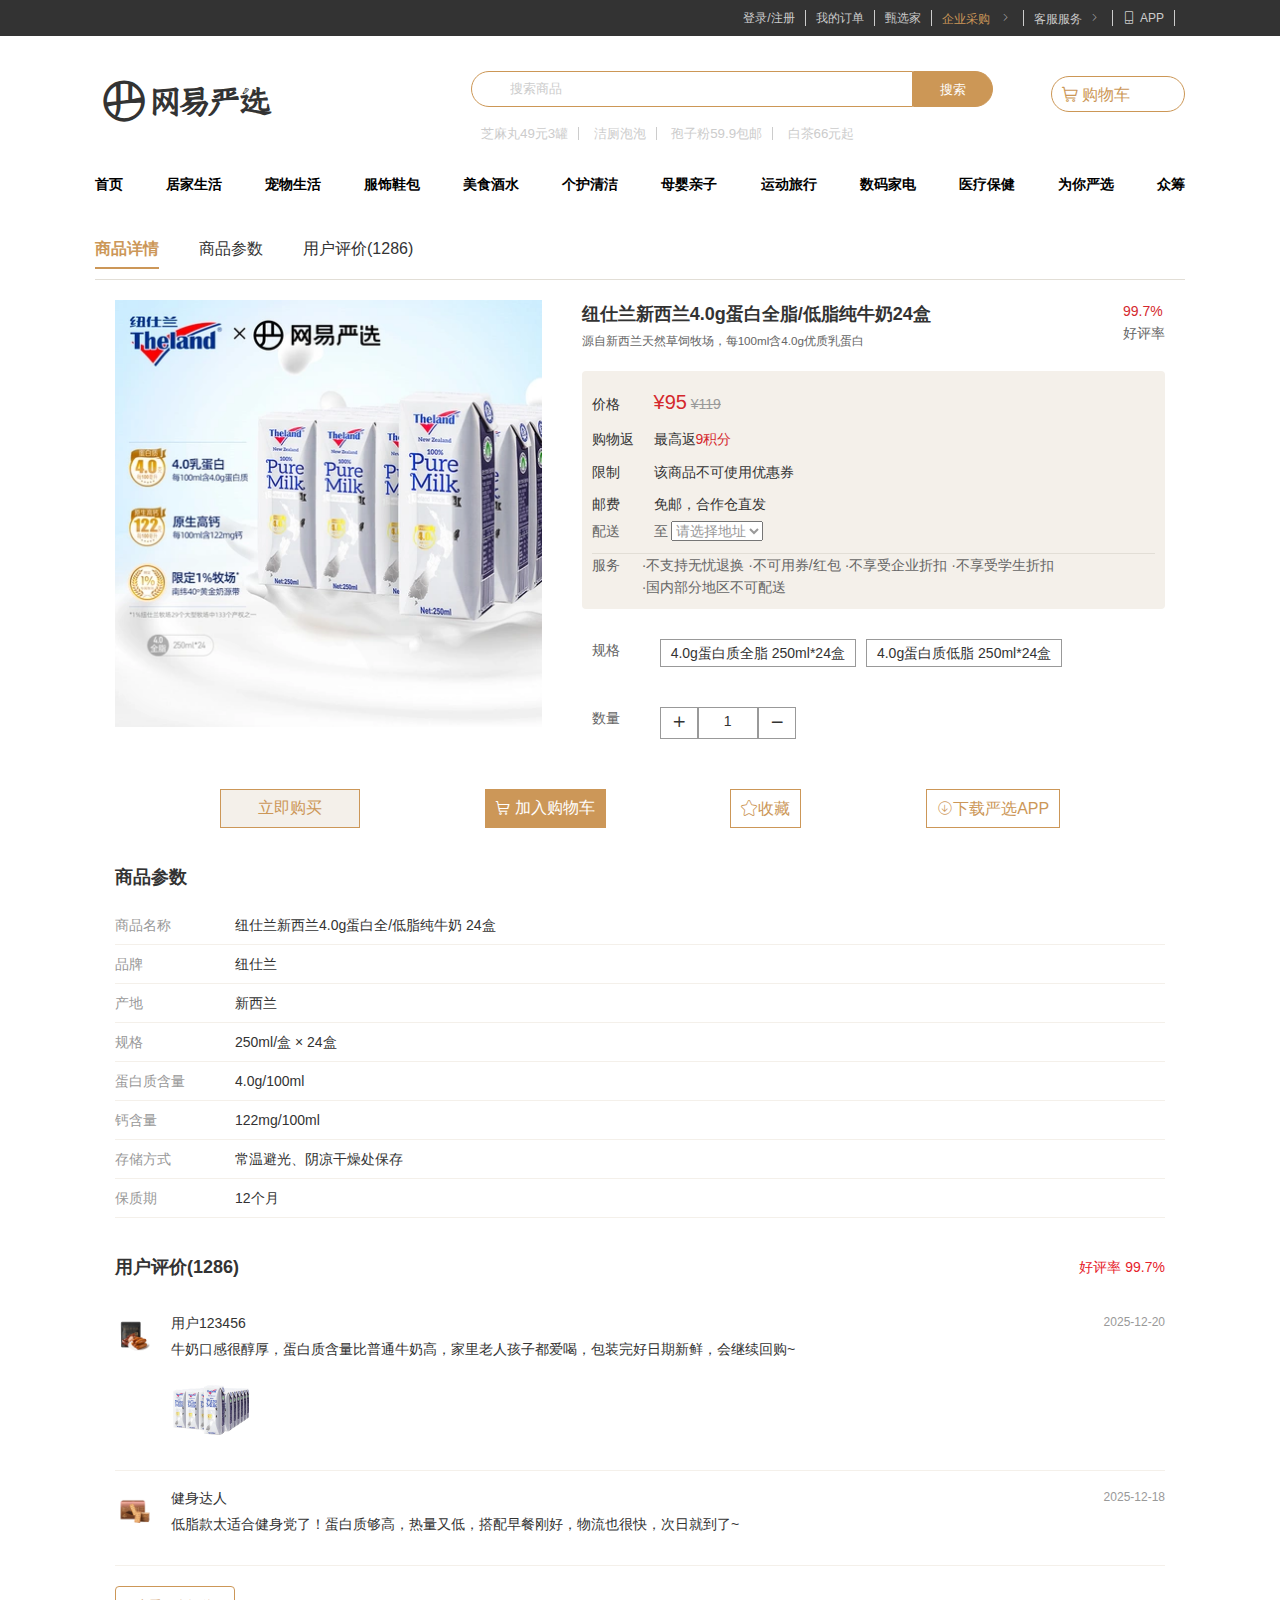
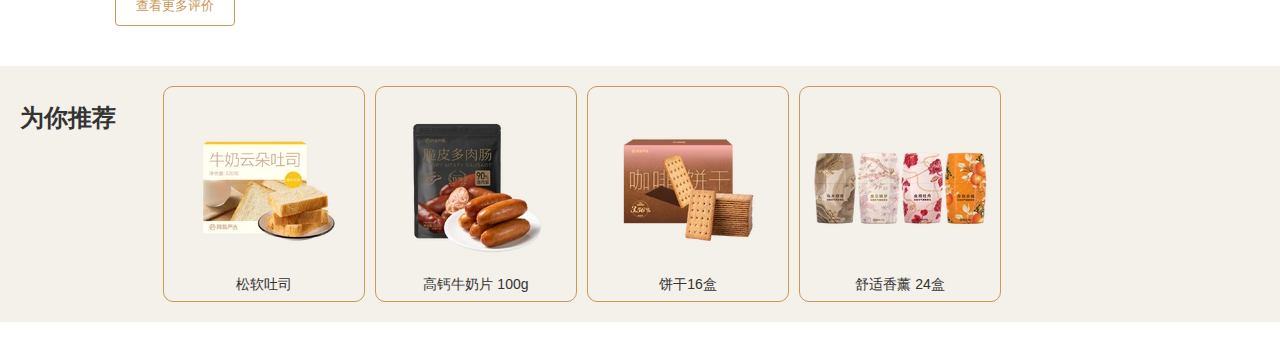
<file: html/牛奶.html>
<!DOCTYPE html>
<html lang="en">

<head>
  <meta charset="UTF-8">
  <meta name="viewport" content="width=device-width, initial-scale=1.0">
  <title>详细介绍-牛奶</title>
</head>
<link rel="stylesheet" href="../css/head-foot.css">
<link rel="stylesheet" href="../css/base.css">
<link rel="stylesheet" href="../css/牛奶.css">
<link rel="stylesheet" href="../iconfont/iconfont0/iconfont0.css">
<link rel="stylesheet" href="../iconfont/icongont4/iconfont4.css">

<body>
  <!-- 头部 -->
  <header>
    <div class="header__top-bar w">
      <ul>
        <li>
          <a href="register.html" target="_blank">登录/注册</a>
        </li>
        <li class="header__top-bar__item"></li>
        <li>
          <a href="">我的订单</a>
        </li>
        <li class="header__top-bar__item"></li>
        <li>
          <a href="">甄选家</a>
        </li>
        <li class="header__top-bar__item"></li>
        <li class="dropdown-toggle">
          <a href="" class="right-icon"><span class="company-purchase">企业采购</span>
            <i class="iconfont icon-shouyezhuyetubiao041 right"></i></a>
          <!-- 下拉菜单：默认隐藏，hover时显示 -->
          <div class="dropdown-menu">
            <a href="#" class="dropdown-item">严选企业业务</a>
            <a href="#" class="dropdown-item">企业购</a>
            <a href="#" class="dropdown-item">联系我们</a>
          </div>
        </li>
        <li class="header__top-bar__item"></li>
        <li>
          <a href="" class="right-icon">客服服务<i class="iconfont icon-shouyezhuyetubiao041 right"></i></a>
        </li>
        <li class="header__top-bar__item"></li>
        <li>
          <a href=""><i class="iconfont icon-shouji"></i>APP</a>
        </li>
        <li class="header__top-bar__item"></li>
      </ul>
    </div>
  </header>
  <div class="logo-form m-top w">
    <div class="header__logo">
      <h1>网易严选
        <i class="iconfont icon-wangyiyanxuan logo"></i>
      </h1>
    </div>
    <div class="header__search-form">
      <div class="header__search-form__container">
        <i class="iconfont icon-sousuo"></i>
        <input type="text" placeholder="搜索商品" class="header__search-form__input">
        <button class="header__search-form__btn">搜索</button>
      </div>
      <span>
        <small class="header__search-form__small m-top"><a href="">芝麻丸49元3罐</a></small>
        <small class="header__search-form__small m-top"><a href="">洁厕泡泡</a></small>
        <small class="header__search-form__small m-top"><a href="">孢子粉59.9包邮</a></small>
        <small><a href="">白茶66元起</a></small>
      </span>
    </div>
    <div class="header__cart">
      <i class="iconfont icon-gouwuche"></i>
      <span class="header__cart__text">购物车</span>
    </div>
  </div>

  <!-- 导航栏 -->
  <nav>
    <ul class="nav__list m-top w">
      <li><a href="./网易严选.html" target="_blank">首页</a></li>
      <li class="nav-item has-dropdown"><a href="">居家生活</a>
        <!-- 下拉菜单容器 -->
        <div class="dropdown-menu2">
          <!-- 下拉菜单分栏（对应右图的3个分类栏） -->
          <div class="dropdown-column">
            <h4>床品家纺</h4>
            <ul class="column-list">
              <li><i class="icon"></i>四件套</li>
              <li><i class="icon"></i>高支轻奢四件套</li>
              <li><i class="icon"></i>四季款</li>
              <li><i class="icon"></i>乳胶枕</li>
              <li><i class="icon"></i>枕头</li>
              <li><i class="icon"></i>盖毯</li>
              <li><i class="icon"></i>床笠枕套</li>
              <li><i class="icon"></i>被子</li>
              <li><i class="icon"></i>毯子</li>
            </ul>
          </div>
          <div class="dropdown-column">
            <h4>床垫床褥</h4>
            <ul class="column-list">
              <li><i class="icon"></i>秋冬款</li>
              <li><i class="icon"></i>床垫</li>
              <li><i class="icon"></i>床褥</li>
              <li><i class="icon"></i>乳胶床垫</li>
            </ul>
          </div>
          <div class="dropdown-column">
            <h4>春夏床品馆</h4>
            <ul class="column-list">
              <li><i class="icon"></i>春夏床品馆</li>
              <li><i class="icon"></i>儿童床品</li>
            </ul>
          </div>
        </div>
      </li>
      <li><a href="">宠物生活</a></li>
      <li><a href="">服饰鞋包</a></li>
      <li><a href="">美食酒水</a></li>
      <li><a href="">个护清洁</a></li>
      <li><a href="">母婴亲子</a></li>
      <li><a href="">运动旅行</a></li>
      <li><a href="">数码家电</a></li>
      <li><a href="">医疗保健</a></li>
      <li><a href="">为你严选</a></li>
      <li><a href="">众筹</a></li>
    </ul>
  </nav>

  <main>

    <!-- 商品选项卡区域 -->
    <div class="product-tabs">
      <div class="tab-item active">商品详情</div>
      <div class="tab-item">商品参数</div>
      <div class="tab-item">用户评价(1286)</div>
    </div>

    <!-- 商品详情内容 -->
    <div class="product-detail-content">
      <div class="detail-img">
        <img src="../images/牛奶（详细）.webp" alt="纽仕兰牛奶详情图" />
      </div>
      <div class="detail-desc">
        <div class="detail-title">
          <span>
            <h2>纽仕兰新西兰4.0g蛋白全脂/低脂纯牛奶24盒</h2>
            <small>源自新西兰天然草饲牧场，每100ml含4.0g优质乳蛋白</small>
          </span>
          <span>
            <p class="detail-rate">99.7%</p>
            <p>好评率</p>
          </span>
        </div>
        <div class="detail-niunai">
          <div class="detail-niunai-item1">
            <p><span>价格</span> <i>¥95</i> <small>¥119</small></p>
            <p><span>购物返</span> 最高返<i>9积分</i> </p>
            <p><span>限制</span> 该商品不可使用优惠券</p>
            <p><span>邮费</span> 免邮，合作仓直发</p>
            <div class="detail-niunai-item1-last"><span>配送</span> 至
              <div class="detail-niunai-item1-form">
                <select name="" id="">
                  <option value="">请选择地址</option>
                </select>
              </div>
            </div>
            </p>
          </div>
          <div class="detail-niunai-item2">
            <div class="detail-niunai-item2-left">
              <p>服务</p>
            </div>
            <div class="detail-niunai-item2-right">
              <span>·不支持无忧退换</span>
              <span>·不可用券/红包</span>
              <span>·不享受企业折扣</span>
              <span>·不享受学生折扣</span>
              <span>·国内部分地区不可配送</span>
            </div>
          </div>
        </div>
        <div class="detail-niunai-item3">
          <span>规格</span>
          <div>4.0g蛋白质全脂 250ml*24盒</div>
          <div>4.0g蛋白质低脂 250ml*24盒</div>
        </div>
        <div class="detail-niunai-item4">
          <span>数量</span>
          <div><i class="iconfont icon-jiahao"></i></div>
          <div class="detail-niunai-item4-num">1</div>
          <div><i class="iconfont icon-jianhao"></i></div>
        </div>
      </div>
    </div>

    <div class="detail-niunai-item-btn w">
      <div class="detail-niunai-item-btn-item1">立即购买</div>
      <div class="detail-niunai-item-btn-item2"><i class="iconfont icon-gouwuche"></i>加入购物车</div>
      <div class="detail-niunai-item-btn-item3"><i class="iconfont icon-shoucang"></i>收藏</div>
      <div class="detail-niunai-item-btn-item4"><i class="iconfont icon-xiazai"></i>下载严选APP</div>
    </div>

    <!-- 商品参数区域 -->
    <div class="product-params">
      <h3>商品参数</h3>
      <table class="params-table">
        <tr>
          <td class="param-label">商品名称</td>
          <td class="param-value">纽仕兰新西兰4.0g蛋白全/低脂纯牛奶 24盒</td>
        </tr>
        <tr>
          <td class="param-label">品牌</td>
          <td class="param-value">纽仕兰</td>
        </tr>
        <tr>
          <td class="param-label">产地</td>
          <td class="param-value">新西兰</td>
        </tr>
        <tr>
          <td class="param-label">规格</td>
          <td class="param-value">250ml/盒 × 24盒</td>
        </tr>
        <tr>
          <td class="param-label">蛋白质含量</td>
          <td class="param-value">4.0g/100ml</td>
        </tr>
        <tr>
          <td class="param-label">钙含量</td>
          <td class="param-value">122mg/100ml</td>
        </tr>
        <tr>
          <td class="param-label">存储方式</td>
          <td class="param-value">常温避光、阴凉干燥处保存</td>
        </tr>
        <tr>
          <td class="param-label">保质期</td>
          <td class="param-value">12个月</td>
        </tr>
      </table>
    </div>

    <!-- 用户评价区域 -->
    <div class="product-reviews">
      <div class="review-header">
        <h3>用户评价(1286)</h3>
        <span class="review-rate">好评率 99.7%</span>
      </div>
      <div class="review-list">
        <div class="review-item">
          <div class="review-avatar">
            <img src="../images/香肠.webp" alt="用户头像" />
          </div>
          <div class="review-content">
            <div class="review-user">
              <span class="user-name">用户123456</span>
              <span class="review-time">2025-12-20</span>
            </div>
            <p class="review-text">牛奶口感很醇厚，蛋白质含量比普通牛奶高，家里老人孩子都爱喝，包装完好日期新鲜，会继续回购~</p>
            <div class="review-img">
              <img src="../images/牛奶.webp" alt="评价晒图" />
            </div>
          </div>
        </div>
        <div class="review-item">
          <div class="review-avatar">
            <img src="../images/饼干.webp" alt="用户头像" />
          </div>
          <div class="review-content">
            <div class="review-user">
              <span class="user-name">健身达人</span>
              <span class="review-time">2025-12-18</span>
            </div>
            <p class="review-text">低脂款太适合健身党了！蛋白质够高，热量又低，搭配早餐刚好，物流也很快，次日就到了~</p>
          </div>
        </div>
      </div>
      <button class="more-reviews">查看更多评价</button>
    </div>

    <!-- 推荐商品区域 -->
    <div class="recommend">
      <div class="recommend__title">
        <h2><a href="#" class="active">为你推荐</a></h2>
      </div>
      <div class="recommend__list">
        <div class="recommend__item">
          <a href="#">
            <div class="recommend__img">
              <img src="../images/吐司.webp" alt="推荐商品1" />
            </div>
            <p class="detail">松软吐司</p>
          </a>
        </div>
        <div class="recommend__item">
          <a href="#">
            <div class="recommend__img">
              <img src="../images/香肠.webp" alt="推荐商品3" />
            </div>
            <p class="detail">高钙牛奶片 100g</p>
          </a>
        </div>
        <div class="recommend__item">
          <a href="#">
            <div class="recommend__img">
              <img src="../images/饼干.webp" alt="推荐商品4" />
            </div>
            <p class="detail">饼干16盒</p>
          </a>
        </div>
        <div class="recommend__item">
          <a href="#">
            <div class="recommend__img">
              <img src="../images/香薰.webp" alt="推荐商品5" />
            </div>
            <p class="detail">舒适香薰 24盒</p>
          </a>
        </div>
      </div>
    </div>
  </main>


</body>

</html>
</file>
<file: css/head-foot.css>
* {
  margin: 0;
  padding: 0;
  box-sizing: border-box;
}

header {
  width: 100%;
  height: 36px;
  background-color: #333333;
}

.w {
  width: 1090px;
  margin: 0 auto;
}

.m-top {
  margin-top: 20px;
}

.header__top-bar {
  height: 100%;
  line-height: 36px;
  font-size: 12px;
  /* color: #cccccc;对a的父亲定义颜色无法显示，a自身的样式所用类标签更精准 */
}

.header__top-bar ul {
  display: flex;
  justify-content: flex-end;
}

.header__top-bar__item {
  margin: 10px 10px;
  height: 16px;
  border-right: 1px solid #ccc;
}


.company-purchase {
  font-size: 12px;
  color: #CC9758;
}

.company-purchase:hover,
.header__top-bar ul li>a:hover {
  color: #fff;
}

.header__top-bar ul li .right {
  margin-left: 5px;
  font-size: 15px;
  color: #cccccc;
  transition: transform 0.3s ease;
}

.header__top-bar ul li .icon-shouji {
  font-size: 12px;
  margin-right: 5px;
}

.dropdown-toggle {
  position: relative;
}

.dropdown-menu {
  position: absolute;
  top: 100%;
  left: -10px;
  z-index: 1000;
  width: 120px;
  background-color: #fff;
  box-shadow: 0 2px 4px rgba(0, 0, 0, 0.1);
  border-radius: 4px;
  color: #333333;
  opacity: 0;
  visibility: hidden;
  transition: visibility 0.3s ease;
}

.dropdown-item {
  display: block;
  padding: 8px 12px;
  line-height: 36px;
  font-size: 14px;
}

.dropdown-toggle:hover .dropdown-menu {
  opacity: 1;
  visibility: visible;
}

.dropdown-toggle:hover a .right {
  transform: rotate(90deg) !important;
}

.dropdown-item:hover {
  background-color: #f5f5f5;
  color: #CC9758;
}

.logo-form {
  position: relative;
  display: flex;
  gap: 66px;
  align-items: center;
}

.header__logo {
  position: relative;
  width: 310px;
  height: 100px;
  overflow: hidden;
}

.header__logo h1 {
  position: absolute;
  top: 25px;
  text-align: center;
  transform: translateX(-42%);
}

.header__logo h1 .logo {
  font-size: 40px;
  font-weight: bold;
}


.header__search-form__container {
  display: flex;
  position: relative;
}


.icon-sousuo {
  position: absolute;
  top: 50%;
  left: 10px;
  transform: translateY(-50%);
  font-size: 16px;
}

.header__search-form .header__search-form__input {
  flex: 1;
  width: 442px;
  height: 36px;
  line-height: 36px;
  padding-left: 38px;
  border: 1px solid #CC9756;
  border-radius: 19px 0 0 19px;
}

.header__search-form .header__search-form__input::placeholder {
  color: #cccccc;
}

.header__search-form .header__search-form__btn {
  width: 80px;
  height: 36px;
  line-height: 36px;
  color: #fff;
  background-color: #CC9756;
  border: 1px solid #CC9756;
  border-radius: 0 19px 19px 0;
}

.header__search-form span small a {
  padding: 0 10px;
}

.header__search-form span small a:hover {
  color: #CC9756;
}

.header__search-form span .header__search-form__small {
  display: inline-block;
  border-right: 1px solid #ccc;
}

.header__cart {
  position: relative;
  position: absolute;
  top: 20%;
  right: 0;
  width: 134px;
  height: 36px;
  line-height: 36px;
  color: #CC9756;
  border: 1px solid #CC9756;
  border-radius: 19px;
  padding-left: 30px;
}

.header__cart .header__cart__text {
  display: inline-block;

}

.header__cart .icon-gouwuche {
  position: absolute;
  top: 50%;
  left: 10px;
  transform: translateY(-50%);
  font-size: 16px;
}

.nav__list {
  display: flex;
  justify-content: space-between;
}

.nav__list li {
  padding-bottom: 7px;
  border-bottom: 2px solid transparent;
}

.nav__list li:hover {
  border-bottom: 2px solid #CC9758;
}

.nav__list li a {
  color: #000;
  font-size: 14px;
  font-weight: bold;
}

.nav__list li:hover a {
  color: #CC9758;
}



/* 导航栏基础样式 */

/* 导航项样式 */
.nav-item {
  position: relative;
  /* 关键：作为下拉菜单的定位容器 */
  cursor: pointer;
  color: #333;
}


/* 下拉菜单：默认隐藏 */
.nav-item .dropdown-menu2 {
  display: none;
  position: absolute;
  /* 脱离文档流，悬浮显示 */
  top: 110%;
  /* 位于导航项正下方 */
  left: 0;
  background: #fff;
  border: 1px solid #f0f0f0;
  box-shadow: 0 2px 8px rgba(0, 0, 0, 0.05);
  width: 400px;
  /* 下拉菜单宽度，贴合右图 */
  padding: 15px;
  z-index: 999;
  /* 确保在页面内容上方 */
}

/* hover导航项时，显示下拉菜单 */
.nav-item:hover .dropdown-menu2 {
  display: grid;
}

/* 下拉菜单分栏布局（对应右图的3列） */
.dropdown-menu2 {
  display: grid;
  grid-template-columns: repeat(3, 1fr);
  /* 3列等宽 */
  gap: 10px;
}

.dropdown-column h4 {
  font-size: 16px;
  color: #333;
  font-weight: bold;
  margin-bottom: 8px;
  padding-bottom: 4px;
  border-bottom: 1px solid #f0f0f0;
}

.column-list {
  list-style: none;
  padding: 0;
  margin: 0;
}

.column-list li {
  font-size: 13px;
  color: #666;
  padding: 6px 0;
  display: flex;
  align-items: center;
  gap: 6px;
}

.column-list li .icon {
  width: 16px;
  height: 16px;
  /* 这里可替换为对应图标（如四件套的图标），示例用背景色占位 */
  background: #f0f0f0;
  border-radius: 2px;
}


footer {
  width: 100%;
  height: 330px;
  background-color: #414141;
}

.footer__top ul {
  display: flex;
  justify-content: space-between;
  align-items: center;
  padding-top: 30px;
}

.footer__container,
.footer__top ul li a,
.footer__bottom p a {
  font-size: 12px;
  color: #999;
}

.footer__bottom {
  display: flex;
  justify-content: center;
  align-items: center;
  flex-direction: column;
  gap: 15px;
}

.footer__bottom p a {
  padding: 0 10px;
}

.footer__bottom p a:hover {
  color: #fff;
}

.footer__top ul li a {
  position: relative;
  color: #fff;
  font-size: 18px;
  line-height: 51px;
  padding-left: 70px;
}

.footer__top ul li a .iconfont {
  position: absolute;
  top: 50%;
  left: 0;
  transform: translateY(-50%);
  font-size: 58px;
  margin-right: 10px;
}

.footer__container hr {
  width: 1090px;
  height: 0px;
  /* 关键 */
  border: none;
  border-top: 1px solid #999;
  margin: 30px auto;
}
</file>
<file: css/网易严选.css>
.nav__list .active {
  border-bottom: 2px solid #CC9758;
  font-weight: bold;
}

.nav__list .active a {
  color: #CC9758;
}

.top-big {
  display: flex;
  justify-content: center;
  align-items: center;
  width: 100%;
  height: 420px;
}

.new-production {
  position: relative;
  margin-top: 40px;
  margin-bottom: 80px;
}

.new-production .new-product__title {
  display: flex;
  justify-content: space-between;
  align-items: center;
}

.new-product__title h2 {
  font-size: 28px;
  font-weight: bold;
  padding-bottom: 10px;
  /* display: inline-block; */
}

.new-product__title p a {
  color: #000;
  font-size: 14px;
  font-weight: 400;
}

.new-product__title p:hover a {
  color: #CC9756;
}

.new-product__title h2:hover {
  color: #CC9756;
}

.new-product__title h2:hover small {
  color: #000;
}

.explain {
  padding-left: 10px;
  font-size: 12px;
  font-weight: 300;
}

.new-product__list-container {
  position: relative;
  width: 265px;
  height: 360px;
}

.new-product__list-container>div {
  backface-visibility: hidden;
}

.new-product__list {
  width: 265px;
  height: 360px;
  z-index: 100;
  /* transition: all 0.5s ease; */
  /* backface-visibility: hidden; */
  /* display: flex; */
  /* flex-direction: column;
  gap: 5px;
  justify-content: center;
  align-items: center; */
}

.new-product__list-back {
  position: absolute;
  top: 0;
  left: 0;
  width: 100%;
  height: 100%;
  background-color: #f4f0ea;
  transform: rotateY(-180deg);
  /* transition: all 0.5s ease; */
}

.new-product__list-container:hover .new-product__list-back {
  transform: rotateY(0deg);
}

.new-product__list-container:hover .new-product__list {
  transform: rotateY(-180deg);
}

.new-product__list .new-product__item {
  background-color: #f4f4f4;
}

.new-product__list p a,
.new-product__list-back p a {
  color: #000;
  border-bottom: 2px solid transparent;
}

.new-product__list .detail:hover a,
.new-product__list-back .detail:hover a {
  border-bottom: 2px solid #CC9756;
  color: #CC9756;
}

.new-product__list .detail,
.new-product__list-back .detail {
  padding: 25px 0 8px 0;
  font-size: 14px;
  font-weight: bold;
  text-align: center;
}

.new-product__list p i,
.new-product__list-back p i {
  display: inline-block;
  padding-top: 8px;
}

.new-product__list span,
.new-product__list-back span {
  display: block;
  font-size: 14px;
  color: #D4282D;
  padding-top: 5px;
  text-align: center;
}

.price {
  font-size: 12px;
  font-weight: 300;
  color: #999;
  text-decoration: line-through;
}

/* 1. 粘性模块父容器：关键！足够高，让粘性元素初始与佛珠同高 */
.sticky-parent {
  position: absolute;
  width: 120px;
  height: 2000px;
  z-index: 999;
}

/* 左侧父容器定位 */
.left-parent {
  left: -160px;
  top: 0px;
}

/* 右侧父容器定位 */
.right-parent {
  right: -330px;
  top: 0px;
}

/* 2. 粘性元素：核心属性 position: sticky */
.sticky-item {
  position: sticky;
  top: 0;
  background: #fff;
  border: 1px solid #E2DED6;
  border-radius: 4px;
  transition: all 0.3s ease;
}

/* 3. 左侧热销榜内部样式 */
.left-item .hot-title {
  color: #e6212a;
  font-weight: bold;
  text-align: center;
  /* margin-bottom: 5px; */
  padding: 10px 0;
  border-bottom: 1px solid #E2DED6;
}

.hot-items {
  list-style: none;
}

.hot-items li {
  display: flex;
  align-items: center;
  gap: 8px;
  padding: 6px 0;
  font-size: 14px;
  color: #333;
}

.hot-items li i {
  color: #e6212a;
  width: 16px;
  text-align: center;
}

.right-item {
  border: none;
  width: 72px;
}

/* 4. 右侧功能栏内部样式 */
.right-item .qrcode img {
  width: 70px;
  height: 70px;

  display: block;
}

.qrcode p {
  font-size: 12px;
  color: #333;
  text-align: center;
  margin: 5px 0 15px;
}

.service,
.read,
.backtop {
  display: flex;
  flex-direction: column;
  align-items: center;
  gap: 5px;
  padding-top: 10px;
  padding-bottom: 10px;
  border-top: 1px solid #E2DED6;
  font-size: 14px;
  color: #666;
}

.service:hover a,
.read:hover a,
.backtop:hover a {
  color: #CC9756;
}

.service i {
  font-size: 20px;
  color: #999;
}



.hot-items,
.hot-title {
  padding: 0 10px;
}

.hot-items li {
  border-bottom: 1px solid #E2DED6;
}


.hot-items li a {
  color: #333;
  font-size: 14px;
  font-weight: 500;
}

.hot-items li a:hover {
  color: #e6212a;
}

.hot-items .hot-item a {
  color: #e6212a;
  font-weight: bold;
}


.backtop a,
.service a,
.read a {
  color: #666;
}

.read .read-icon,
.service .service-icon,
.backtop .backtop-icon {
  font-size: 30px;
  color: #999;
}

.backtop-icon {
  display: block;
  padding-left: 5px;
}

/* 回顶部点击后回到顶部的平滑滚动（全局设置） */
html {
  scroll-behavior: smooth;
}

.recommend {
  padding: 40px 0;
  background-color: #f4f0ea;
  margin-bottom: 40px;
}


.recommend__list {
  display: grid;
  grid-template-columns: repeat(5, 1fr);
  grid-template-rows: repeat(2, 1fr);
  width: 1090px;
  gap: 10px;
}

/* 合并单元格示例：第一个推荐项占据前两列和两行 */
.recommend__item:first-child {
  grid-column: 1 / 3;
  grid-row: 1 / 3;
  width: 388px;
  height: 570px;
}

.recommend__item {
  width: 225px;
  height: 280px;
  background-color: #fff;
}

.recommend__item a img {
  display: block;
  margin: 0 auto;
}

.recommend__title {
  display: flex;
  justify-content: space-between;
}

.recommend__title h2 a {
  font-size: 28px;
  font-weight: bold;
  color: #000;
  padding-bottom: 10px;
}

.recommend__title h2 .active:hover {
  color: #CC9756;
}

.recommend__title h2 small a {
  color: #000;
  font-size: 14px;
  font-weight: 500;
  padding-left: 20px;
}

.recommend__title h2 small:hover>a {
  color: #CC9756;
}

.recommend__title p a {
  color: #000;
}

.recommend__title p:hover a {
  color: #CC9756;
}

.recommend__item .detail {
  padding: 10px 0 20px 0;
  display: block;
  margin: 0 auto;
  width: 145px;
  text-align: center;
}

.recommend__item:first-child .detail {
  width: 200px;
}

.recommend__item .detail a {
  font-size: 14px;
  font-weight: 700;
  color: #000;
}

.recommend__img {
  width: 225px;
  height: 180px;
  border-bottom: 1px solid #F4F0EA;
}

.recommend__img1 {
  width: 388px;
  height: 440px;
  border-bottom: 1px solid #F4F0EA;
}

.recommend__item span {
  display: block;
  font-size: 14px;
  color: #D4282D;
  padding-top: 5px;
  text-align: center;
}

.recommend__img img,
.recommend__img1 img {
  transition: all 1.2s ease;
}

.recommend__img:hover img {
  /* 鼠标经过图片放大 */
  transform: scale(1.1);
}


.recommend__img1:hover img {
  /* 鼠标经过图片放大 */
  transform: scale(1.1);
}

.bed-top {
  margin-bottom: 40px;
}

.bed {
  display: flex;
  justify-content: space-between;
  align-items: center;
  padding-bottom: 20px;
}

.bed h2 a,
.bed small a,
.bed span a {
  color: #000;
  padding: 0 10px;
}

.bed small,
.bed span {
  font-size: 14px;
}

.bed h2 a {
  font-size: 28px;
  font-weight: bold;
}

.bed small a {
  font-size: 14px;
  font-weight: 500;
}

.bed h2 a:hover,
.bed small a:hover,
.bed span a:hover {
  color: #CC9756;
}

.bed-list ul {
  display: flex;
  justify-content: space-between;
  align-items: center;
  gap: 10px;
}

.bed-list ul li a p {
  display: block;
  margin: 0 auto;
  width: 168px;
  line-height: 24px;
  text-align: center;
  font-size: 14px;
  font-weight: 700;
  color: #000;
  padding-top: 20px;
}

.bed-list ul li a p:hover {
  color: #CC9756;
}

.bed-list ul li a span {
  display: block;
  /* margin: 0 auto; */
  color: #D4282D;
  padding-top: 5px;
  text-align: center;
}

.bed-list ul li a span small {
  font-size: 12px;
  color: #999;
  text-decoration: line-through;
}

.bed-list ul li {
  width: 265px;
  border-radius: 14px;
  transition: all 0.3s ease;
  padding-bottom: 20px;
}

.bed-list ul li:hover {
  background-color: #f4f0ea;
  box-shadow: 1px 1px 8px rgba(0, 0, 0, .2);
}
</file>
<file: iconfont/iconfont0/iconfont0.css>
@font-face {
  font-family: "iconfont";
  /* Project id  */
  src: url('iconfont.ttf?t=1766976588349') format('truetype');
}

.iconfont {
  font-family: "iconfont" !important;
  font-size: 16px;
  font-style: normal;
  -webkit-font-smoothing: antialiased;
  -moz-osx-font-smoothing: grayscale;
}

.icon-shouyezhuyetubiao04:before {
  content: "\e603";
}

.icon-shouyezhuyetubiao05:before {
  content: "\e604";
}

.icon-gouwuche:before {
  content: "\e726";
}

.icon-jiushuiyinliao:before {
  content: "\e60c";
}

.icon-shouyezhuyetubiao041:before {
  content: "\e60e";
}

.icon-muying:before {
  content: "\e627";
}

.icon-xiyiji:before {
  content: "\e521";
}

.icon-lunbotu:before {
  content: "\e644";
}

.icon-shengdan-:before {
  content: "\e64e";
}

.icon-maojin:before {
  content: "\e505";
}

.icon-yifu:before {
  content: "\e50f";
}

.icon-shouji:before {
  content: "\e606";
}

.icon-yundong-:before {
  content: "\e605";
}

.icon-wangyiyanxuan:before {
  content: "\e6c4";
}

.icon-zhuzhuangtu:before {
  content: "\e67c";
}

.icon-weibiaoti2fuzhi03:before {
  content: "\e621";
}
</file>
<file: iconfont/iconfont1/iconfont1.css>
@font-face {
  font-family: "iconfont"; /* Project id  */
  src: url('iconfont.ttf?t=1767026200276') format('truetype');
}

.iconfont {
  font-family: "iconfont" !important;
  font-size: 16px;
  font-style: normal;
  -webkit-font-smoothing: antialiased;
  -moz-osx-font-smoothing: grayscale;
}

.icon-sousuo:before {
  content: "\e602";
}
</file>
<file: iconfont/iconfont2/iconfont2.css>
@font-face {
  font-family: "iconfont"; /* Project id  */
  src: url('iconfont.ttf?t=1767065729054') format('truetype');
}

.iconfont {
  font-family: "iconfont" !important;
  font-size: 16px;
  font-style: normal;
  -webkit-font-smoothing: antialiased;
  -moz-osx-font-smoothing: grayscale;
}

.icon-anquanbaozhang:before {
  content: "\e6e6";
}

.icon-huoyunzixun:before {
  content: "\e603";
}

.icon-airudiantubiaohuizhi-zhuanqu_yiwutong:before {
  content: "\e69d";
}

.icon-pinzhibaozhang:before {
  content: "\e629";
}
</file>
<file: iconfont/iconfont3/iconfont3.css>
@font-face {
  font-family: "iconfont"; /* Project id  */
  src: url('iconfont.ttf?t=1767155263649') format('truetype');
}

.iconfont {
  font-family: "iconfont" !important;
  font-size: 16px;
  font-style: normal;
  -webkit-font-smoothing: antialiased;
  -moz-osx-font-smoothing: grayscale;
}

.icon-xiangshangjiantou:before {
  content: "\e65d";
}

.icon-kefu:before {
  content: "\e625";
}

.icon-WIFI:before {
  content: "\e76c";
}
</file>
<file: css/base.css>
/* 去除常见标签默认的 margin 和 padding */
* {
  margin: 0;
  padding: 0;
  box-sizing: border-box;
}

/* 设置网页统一的字体大小、行高、字体系列相关属性 */
body {
  font: 16px/1 "Microsoft Yahei",
    "Hiragino Sans GB", "Heiti SC", "WenQuanYi Micro Hei", sans-serif;
  color: #333;
}

/* 去除列表默认样式 */
ul,
ol {
  list-style: none;
}

/* 去除默认的倾斜效果 */
em,
i {
  font-style: normal;
}

/* 去除a标签默认下划线，并设置默认文字颜色 */
a {
  text-decoration: none;
  color: #cccccc;
}

/* 设置img的垂直对齐方式为居中对齐，去除img默认下间隙 */
img {
  vertical-align: middle;
}

/* 去除input默认样式 */
input {
  border: none;
  outline: none;
  color: #333;
}

h1,
h2,
h3,
h4,
h5,
h6 {
  font-weight: 400;
}
</file>
<file: css/register.css>
/* 网易严选登录/注册页面样式 */

/* 全局样式重置 */
* {
  margin: 0;
  padding: 0;
  box-sizing: border-box;
}

body {
  font-family: -apple-system, BlinkMacSystemFont, 'Segoe UI', 'PingFang SC', 'Hiragino Sans GB', 'Microsoft YaHei', sans-serif;
  background: linear-gradient(135deg, #f5f7fa 0%, #c3cfe2 100%);
  min-height: 100vh;
  position: relative;
  overflow: hidden;
  display: grid;
  place-items: center;
}

/* 背景装饰 */
.background-decoration {
  position: absolute;
  top: 0;
  left: 0;
  width: 100%;
  height: 100%;
  z-index: -1;
}

.shape {
  position: absolute;
  border-radius: 50%;
  opacity: 0.1;
}

.shape-1 {
  width: 300px;
  height: 300px;
  background: #ff4b55;
  top: -100px;
  left: -100px;
}

.shape-2 {
  width: 400px;
  height: 400px;
  background: #4a90e2;
  bottom: -150px;
  right: -150px;
}

.shape-3 {
  width: 200px;
  height: 200px;
  background: #50e3c2;
  top: 50%;
  left: 50%;
  transform: translate(-50%, -50%);
}

/* 主容器 */
.register-container {
  background: white;
  border-radius: 16px;
  box-shadow: 0 20px 60px rgba(0, 0, 0, 0.1);
  padding: 40px;
  width: 100%;
  max-width: 480px;
  position: relative;
  z-index: 1;
}

/* 头部品牌区域 */
.header {
  text-align: center;
  margin-bottom: 40px;
}

.logo {
  display: flex;
  align-items: center;
  justify-content: center;
  font-size: 32px;
  font-weight: bold;
  color: #ff4b55;
  margin-bottom: 12px;
}

.logo i {
  margin-right: 12px;
}

.slogan {
  font-size: 14px;
  color: #666;
}

/* 选项卡 */
.tabs {
  display: flex;
  margin-bottom: 30px;
  border-bottom: 1px solid #e8e8e8;
}

.tab {
  flex: 1;
  text-align: center;
  padding: 12px 0;
  font-size: 16px;
  color: #666;
  cursor: pointer;
  transition: all 0.3s ease;
  position: relative;
}

.tab:hover {
  color: #ff4b55;
}

.tab.active {
  color: #ff4b55;
  font-weight: 500;
}

.tab.active::after {
  content: '';
  position: absolute;
  bottom: -1px;
  left: 50%;
  transform: translateX(-50%);
  width: 40px;
  height: 2px;
  background: #ff4b55;
}

/* 表单样式 */
.form {
  display: none;
}

.form.active {
  display: block;
}

.form-group {
  position: relative;
  margin-bottom: 24px;
}

.form-group i {
  position: absolute;
  left: 16px;
  top: 50%;
  transform: translateY(-50%);
  color: #999;
  font-size: 16px;
}

.form-group input {
  width: 100%;
  padding: 12px 16px 12px 48px;
  border: 1px solid #e8e8e8;
  border-radius: 8px;
  font-size: 14px;
  transition: all 0.3s ease;
  outline: none;
}

.form-group input:focus {
  border-color: #ff4b55;
  box-shadow: 0 0 0 3px rgba(255, 75, 85, 0.1);
}

.toggle-password {
  position: absolute;
  right: 16px;
  top: 50%;
  transform: translateY(-50%);
  color: #999;
  cursor: pointer;
  transition: color 0.3s ease;
  display: inline-block;
  width: 20px;
  height: 20px;
  text-align: center;
  line-height: 20px;
  z-index: 10;
}

.toggle-password:hover {
  color: #666;
}

/* 验证码组 */
.verification-group {
  display: flex;
  gap: 12px;
}

.verification-group input {
  flex: 1;
}

.get-code-btn {
  padding: 0 24px;
  background: #f5f5f5;
  border: 1px solid #e8e8e8;
  border-radius: 8px;
  color: #666;
  font-size: 14px;
  cursor: pointer;
  transition: all 0.3s ease;
  white-space: nowrap;
}

.get-code-btn:hover {
  background: #e8e8e8;
  color: #333;
}

.get-code-btn.disabled {
  background: #f5f5f5;
  color: #ccc;
  cursor: not-allowed;
}

/* 表单选项 */
.form-options {
  display: flex;
  justify-content: space-between;
  align-items: center;
  margin-bottom: 30px;
  font-size: 14px;
}

.remember-me {
  display: flex;
  align-items: center;
  cursor: pointer;
  color: #666;
}

.remember-me input {
  margin-right: 8px;
  accent-color: #ff4b55;
}

.forgot-password {
  color: #ff4b55;
  text-decoration: none;
  transition: color 0.3s ease;
}

.forgot-password:hover {
  color: #ff2a35;
  text-decoration: underline;
}

/* 提交按钮 */
.submit-btn {
  width: 100%;
  padding: 14px;
  background: #ff4b55;
  border: none;
  border-radius: 8px;
  color: white;
  font-size: 16px;
  font-weight: 500;
  cursor: pointer;
  transition: all 0.3s ease;
  margin-bottom: 24px;
}

.submit-btn:hover {
  background: #ff2a35;
  transform: translateY(-1px);
  box-shadow: 0 4px 12px rgba(255, 75, 85, 0.3);
}

.submit-btn:active {
  transform: translateY(0);
}

/* 注册协议 */
.agreement {
  font-size: 12px;
  color: #999;
  margin-bottom: 24px;
  display: flex;
  align-items: flex-start;
  gap: 8px;
}

.agreement input {
  margin-top: 3px;
  accent-color: #ff4b55;
}

.agreement a {
  color: #ff4b55;
  text-decoration: none;
}

.agreement a:hover {
  text-decoration: underline;
}

/* 分割线 */
.divider {
  display: flex;
  align-items: center;
  margin: 30px 0;
  color: #999;
  font-size: 14px;
}

.divider::before,
.divider::after {
  content: '';
  flex: 1;
  height: 1px;
  background: #e8e8e8;
}

.divider span {
  padding: 0 16px;
}

/* 社交媒体登录 */
.social-login {
  display: flex;
  justify-content: center;
  gap: 24px;
}

.social-btn {
  display: flex;
  flex-direction: column;
  align-items: center;
  justify-content: center;
  width: 60px;
  height: 60px;
  border-radius: 50%;
  text-decoration: none;
  color: white;
  font-size: 12px;
  transition: all 0.3s ease;
}

.social-btn i {
  font-size: 24px;
  margin-bottom: 4px;
}

.social-btn.wechat {
  background: #07c160;
}

.social-btn.wechat:hover {
  background: #06ad56;
  transform: translateY(-3px);
  box-shadow: 0 4px 12px rgba(7, 193, 96, 0.3);
}

.social-btn.weibo {
  background: #e6162d;
}

.social-btn.weibo:hover {
  background: #cf1322;
  transform: translateY(-3px);
  box-shadow: 0 4px 12px rgba(230, 22, 45, 0.3);
}

.social-btn.qq {
  background: #12b7f5;
}

.social-btn.qq:hover {
  background: #0da5e0;
  transform: translateY(-3px);
  box-shadow: 0 4px 12px rgba(18, 183, 245, 0.3);
}

/* 底部链接 */
.footer {
  text-align: center;
  margin-top: 30px;
  font-size: 12px;
  color: #999;
}

.footer a {
  color: #999;
  text-decoration: none;
  transition: color 0.3s ease;
}

.footer a:hover {
  color: #ff4b55;
}

.footer span {
  margin: 0 8px;
  color: #e8e8e8;
}

/* 响应式设计 */
@media (max-width: 768px) {
  body {
    padding: 20px;
    background: white;
  }

  .register-container {
    padding: 24px;
    box-shadow: none;
    border-radius: 0;
  }

  .background-decoration {
    display: none;
  }

  .logo {
    font-size: 28px;
  }

  .social-login {
    gap: 16px;
  }

  .social-btn {
    width: 50px;
    height: 50px;
  }

  .social-btn i {
    font-size: 20px;
  }
}

@media (max-width: 480px) {
  .register-container {
    padding: 16px;
  }

  .form-options {
    flex-direction: column;
    align-items: flex-start;
    gap: 12px;
  }

  .social-login {
    gap: 12px;
  }

  .social-btn {
    width: 45px;
    height: 45px;
    font-size: 11px;
  }

  .social-btn i {
    font-size: 18px;
  }
}
</file>
<file: css/牛奶.css>
/* 商品选项卡样式（贴合网易严选风格） */
.product-tabs {
  display: flex;
  border-bottom: 1px solid #E2DED6;
  margin: 40px 0 20px;
  padding-bottom: 10px;
  max-width: 1090px;
  margin-left: auto;
  margin-right: auto;
}

.tab-item {
  font-size: 16px;
  color: #333;
  margin-right: 40px;
  cursor: pointer;
  padding-bottom: 10px;
  border-bottom: 2px solid transparent;
}

.tab-item.active {
  border-bottom: 2px solid #CC9758;
  color: #CC9758;
  font-weight: bold;
}

/* 商品详情内容样式 */
.product-detail-content {
  max-width: 1090px;
  margin: 0 auto 40px;
  padding: 0 20px;
}

.detail-img {
  text-align: center;
  margin-bottom: 20px;
}

.detail-img img {
  max-width: 100%;
  height: auto;
}

.detail-desc {
  font-size: 14px;
  color: #666;
  line-height: 1.6;
}

/* 商品参数区域样式 */
.product-params {
  max-width: 1090px;
  margin: 0 auto 40px;
  padding: 0 20px;
}

.product-params h3 {
  font-size: 18px;
  color: #333;
  margin-bottom: 20px;
  font-weight: bold;
}

.params-table {
  width: 100%;
  border-collapse: collapse;
  font-size: 14px;
}

.params-table tr {
  border-bottom: 1px solid #F4F0EA;
}

.params-table td {
  padding: 12px 0;
}

.param-label {
  width: 120px;
  color: #999;
}

.param-value {
  color: #333;
}

/* 用户评价区域样式 */
.product-reviews {
  max-width: 1090px;
  margin: 0 auto 40px;
  padding: 0 20px;
}

.review-header {
  display: flex;
  justify-content: space-between;
  align-items: center;
  margin-bottom: 20px;
}

.review-header h3 {
  font-size: 18px;
  color: #333;
  font-weight: bold;
}

.review-rate {
  font-size: 14px;
  color: #E6212A;
}

.review-list {
  margin-bottom: 20px;
}

.review-item {
  display: flex;
  gap: 16px;
  padding: 20px 0;
  border-bottom: 1px solid #F4F0EA;
}

.review-avatar img {
  width: 40px;
  height: 40px;
  border-radius: 50%;
}

.review-content {
  flex: 1;
}

.review-user {
  display: flex;
  justify-content: space-between;
  margin-bottom: 8px;
}

.user-name {
  font-size: 14px;
  color: #333;
}

.review-time {
  font-size: 12px;
  color: #999;
}

.review-text {
  font-size: 14px;
  color: #333;
  line-height: 1.6;
  margin-bottom: 10px;
}

.review-img img {
  width: 80px;
  height: 80px;
  margin-right: 8px;
}

.more-reviews {
  background: #FFF;
  border: 1px solid #CC9758;
  color: #CC9758;
  padding: 10px 20px;
  border-radius: 4px;
  cursor: pointer;
  transition: all 0.3s ease;
}

.more-reviews:hover {
  background: #CC9758;
  color: #FFF;
}

/* 推荐商品区域适配（复用你原有样式） */
.recommend {
  display: flex;
  padding: 20px 20px;
  background-color: #F4F0EA;
  margin-bottom: 40px;
}

.recommend .recommend__title h2 {
  padding: 20px 0;
}

.recommend .recommend__title h2 a {
  font-size: 24px;
  color: #333;
  font-weight: bold;
  margin-bottom: 20px;
}

.recommend__item {
  border: 1px solid #CC9758;
  padding: 10px;
  border-radius: 10px;
}

.recommend__item a p {
  font-size: 14px;
  color: #333;
  text-align: center;
}

.recommend__list {
  display: grid;
  grid-template-columns: repeat(5, 1fr);
  gap: 10px;
  max-width: 1090px;
  margin: 0 auto;
}

.product-detail-content {
  display: flex;
  gap: 40px;
}

.detail-desc {
  width: 588px;
  display: flex;
  flex-direction: column;
  gap: 20px;
}

.detail-desc .detail-title {
  display: flex;
  justify-content: space-between;
}

.detail-title h2 {
  font-size: 18px;
  color: #333;
  font-weight: bold;
}

.detail-title span .detail-rate {
  font-size: 14px;
  color: #D4282D;
}

.detail-niunai {
  background-color: #F4F0EA;
  padding: 10px;
  border-radius: 4px;
}

.detail-niunai-item1 {
  border-bottom: 1px solid #E2DED6;
}

.detail-niunai-item1 p {
  font-size: 14px;
  color: #333;
  padding: 5px 0;
}

.detail-niunai-item2 {
  display: flex;
  justify-content: flex-start;
}

.detail-niunai-item2-left {
  width: 50px;
}

.detail-niunai-item2-right {
  width: 416px;
}

.detail-niunai-item1 p span,
.detail-niunai-item1-last span,
.detail-niunai-item3 span,
.detail-niunai-item4 span {
  display: inline-block;
  font-size: 14px;
  width: 58px;
}

.detail-niunai-item1 p i {
  color: #D4282D;
}

.detail-niunai-item1 p:first-child i {
  font-size: 20px;
}



.detail-niunai-item1 p small {
  color: #999;
  font-size: 14px;
  text-decoration: line-through;
}


.detail-niunai-item1-form {
  display: inline-block;
  font-size: 14px;
  width: 58px;
}

.detail-niunai-item1-form select {
  font-size: 14px;
  color: #999;
}

.detail-niunai-item3 {
  display: flex;
  gap: 10px;
  padding: 10px 10px;
}

.detail-niunai-item3 div {
  border: 1px solid #999;
  padding: 2px 10px;
  color: #333;
}

.detail-niunai-item4 {
  display: flex;
  justify-content: flex-start;
  padding: 10px 10px;
}

.detail-niunai-item4 div {
  border: 1px solid #999;
  padding: 2px 10px;
  color: #333;
}

.detail-niunai-item4 span {
  width: 68px;
}

.detail-niunai-item4-num {
  width: 60px;
  text-align: center;
}

.detail-niunai-item-btn {
  display: flex;
  justify-content: space-evenly;
  margin-bottom: 40px;
}

.detail-niunai-item-btn div {
  border: 1px solid #CC9758;
  padding: 10px 10px;
  color: #CC9758;
}

.detail-niunai-item-btn .detail-niunai-item-btn-item2 {
  background-color: #CC9758;
  color: #FFF;
}

.detail-niunai-item-btn-item1 {
  width: 140px;
  text-align: center;
  background-color: #F4F0EA;
}

.detail-niunai-item-btn .detail-niunai-item-btn-item2 i {
  font-size: 14px;
  margin-right: 5px;
}


.detail-niunai-item-btn-item3,
.detail-niunai-item-btn-item4 {
  border: 1px solid #999;
  text-align: center;
}
</file>
<file: iconfont/icongont4/iconfont4.css>
@font-face {
  font-family: "iconfont"; /* Project id  */
  src: url('iconfont.ttf?t=1767267755813') format('truetype');
}

.iconfont {
  font-family: "iconfont" !important;
  font-size: 16px;
  font-style: normal;
  -webkit-font-smoothing: antialiased;
  -moz-osx-font-smoothing: grayscale;
}

.icon-jiahao:before {
  content: "\eaf3";
}

.icon-jianhao:before {
  content: "\eaf5";
}

.icon-xiazai:before {
  content: "\e856";
}

.icon-shoucang:before {
  content: "\e60a";
}
</file>
